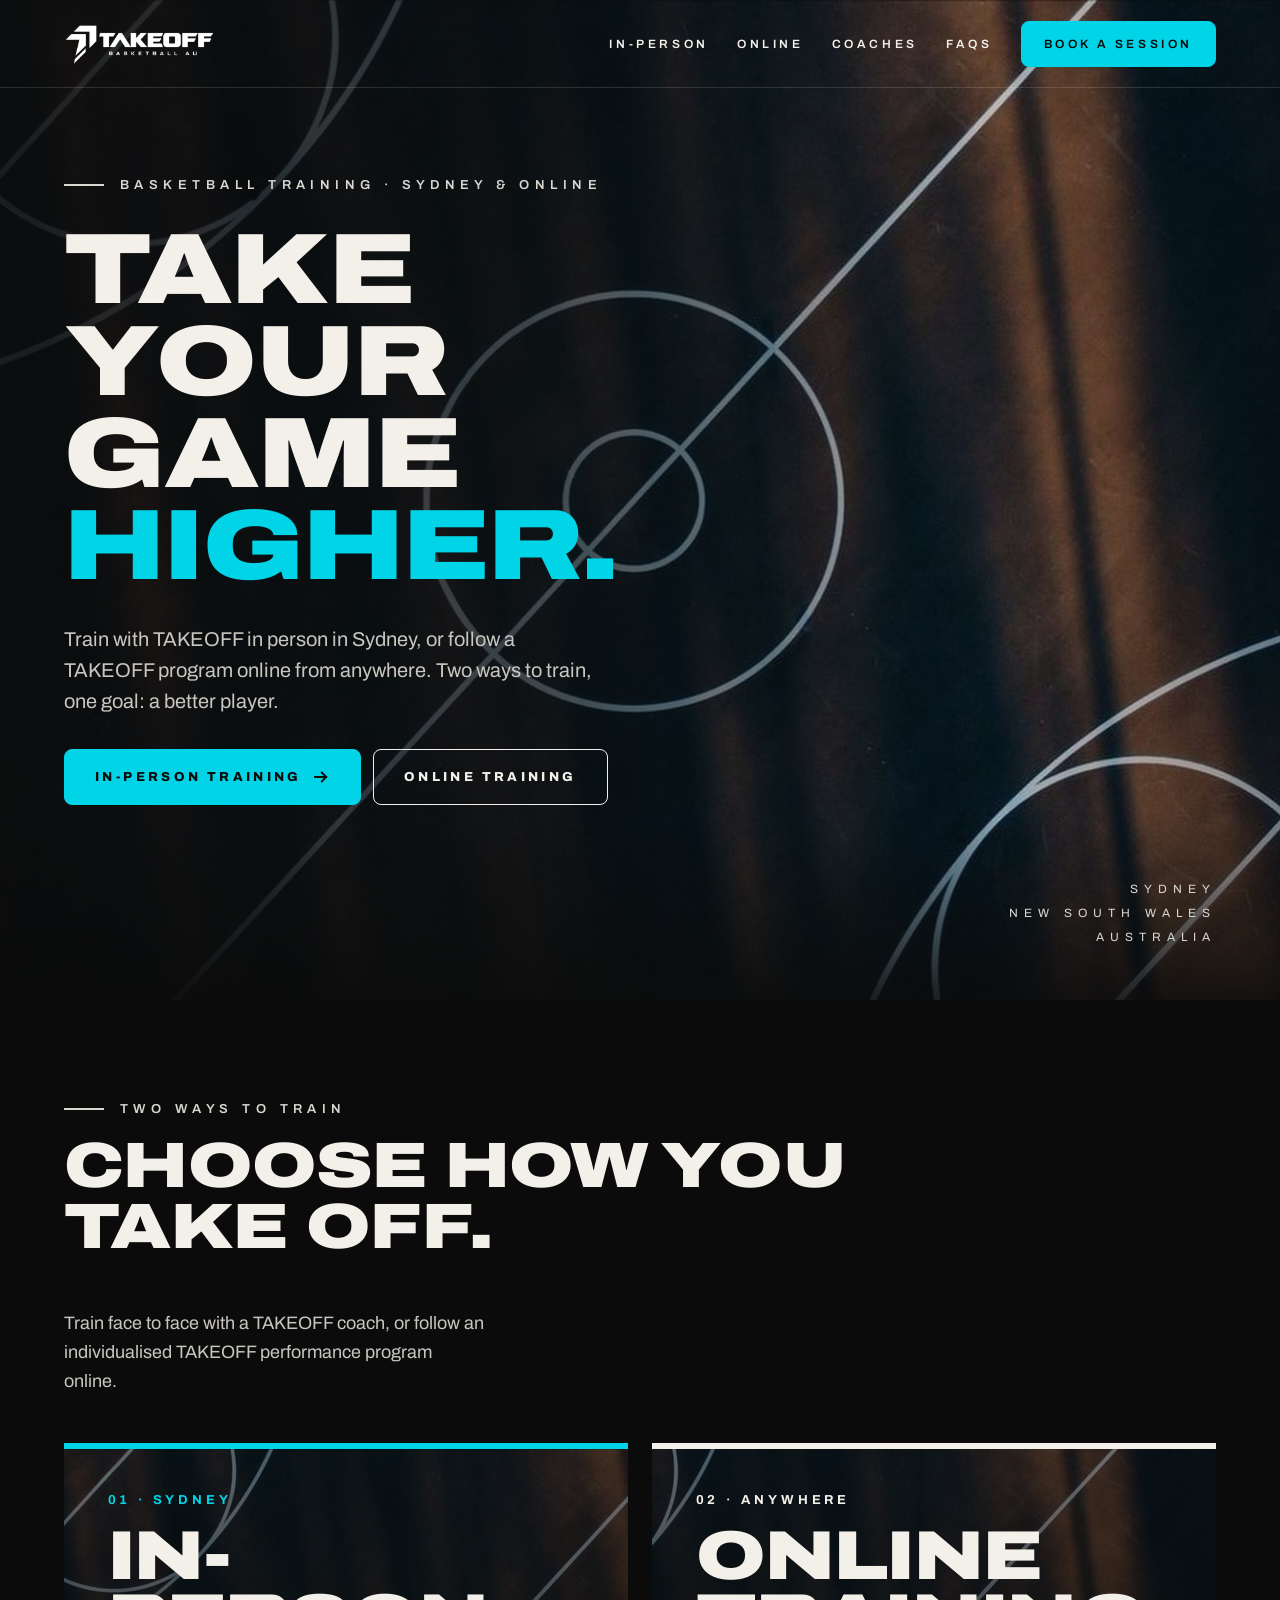
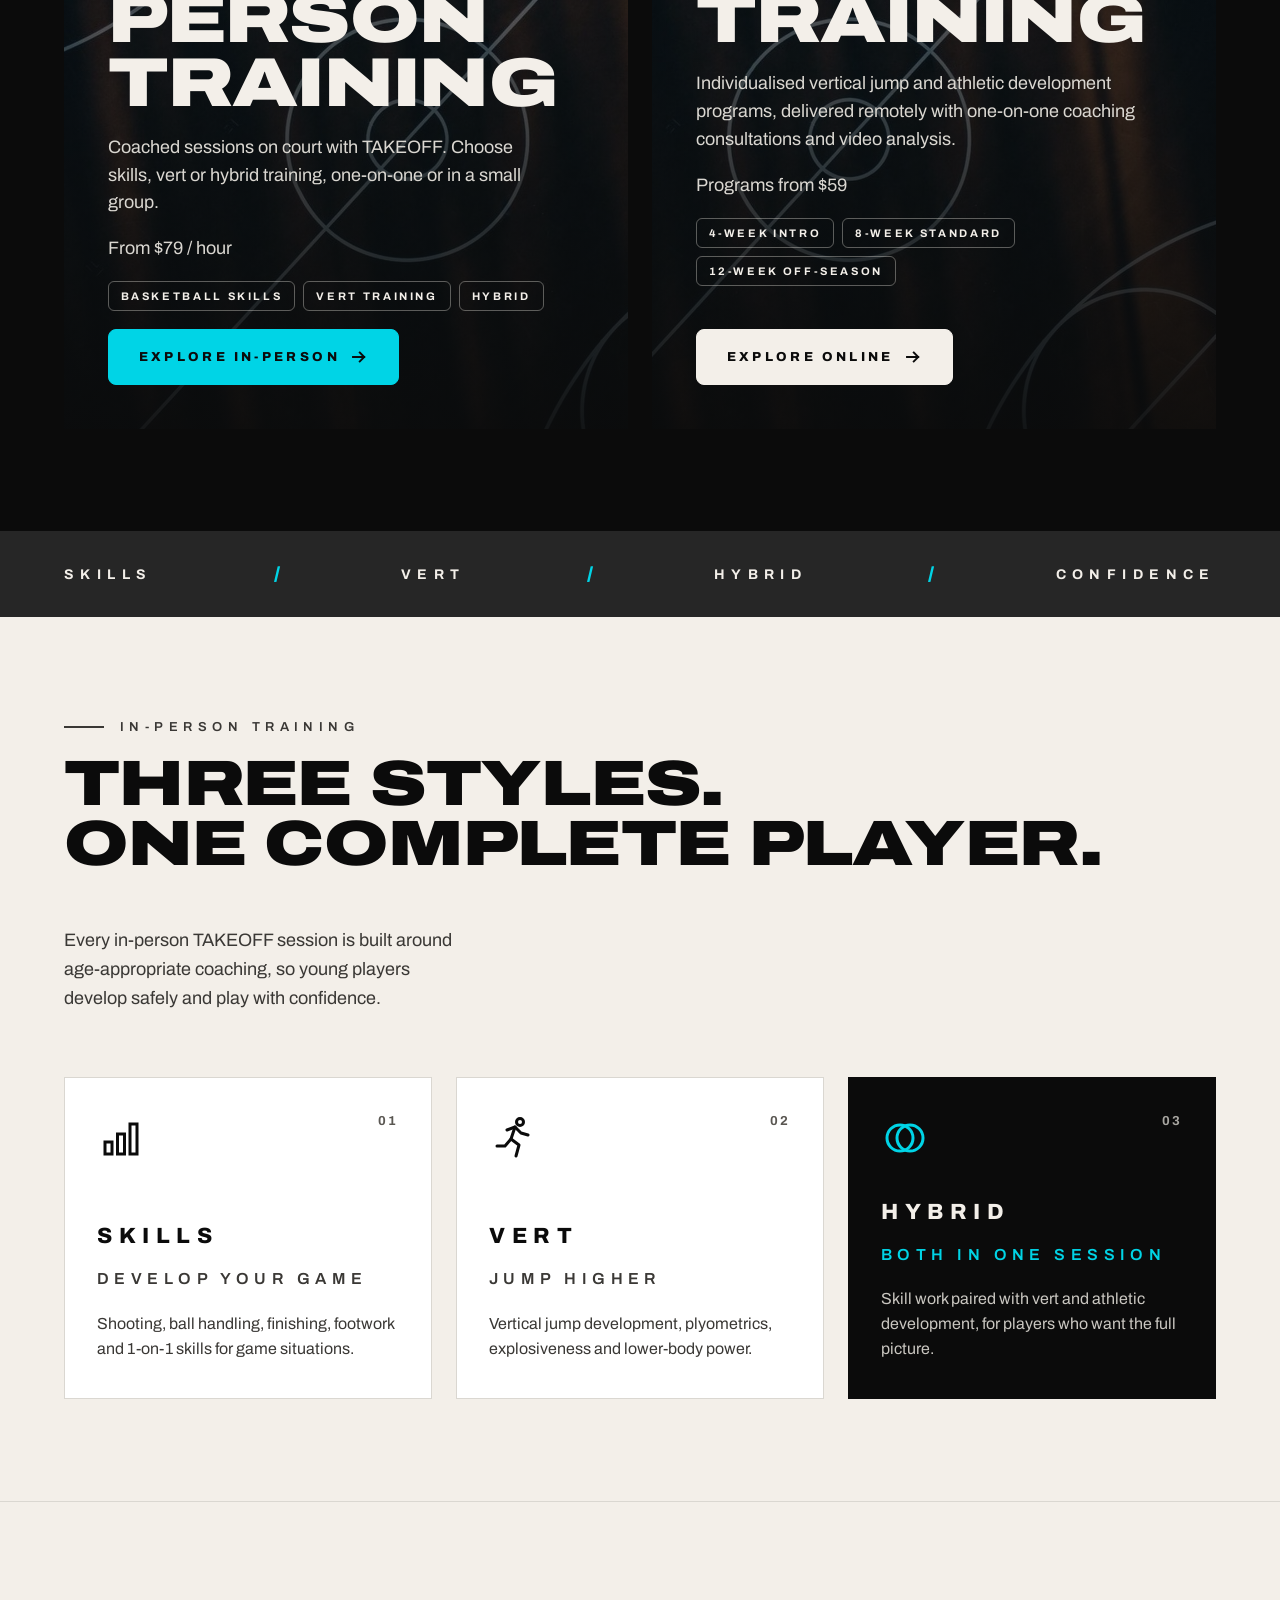
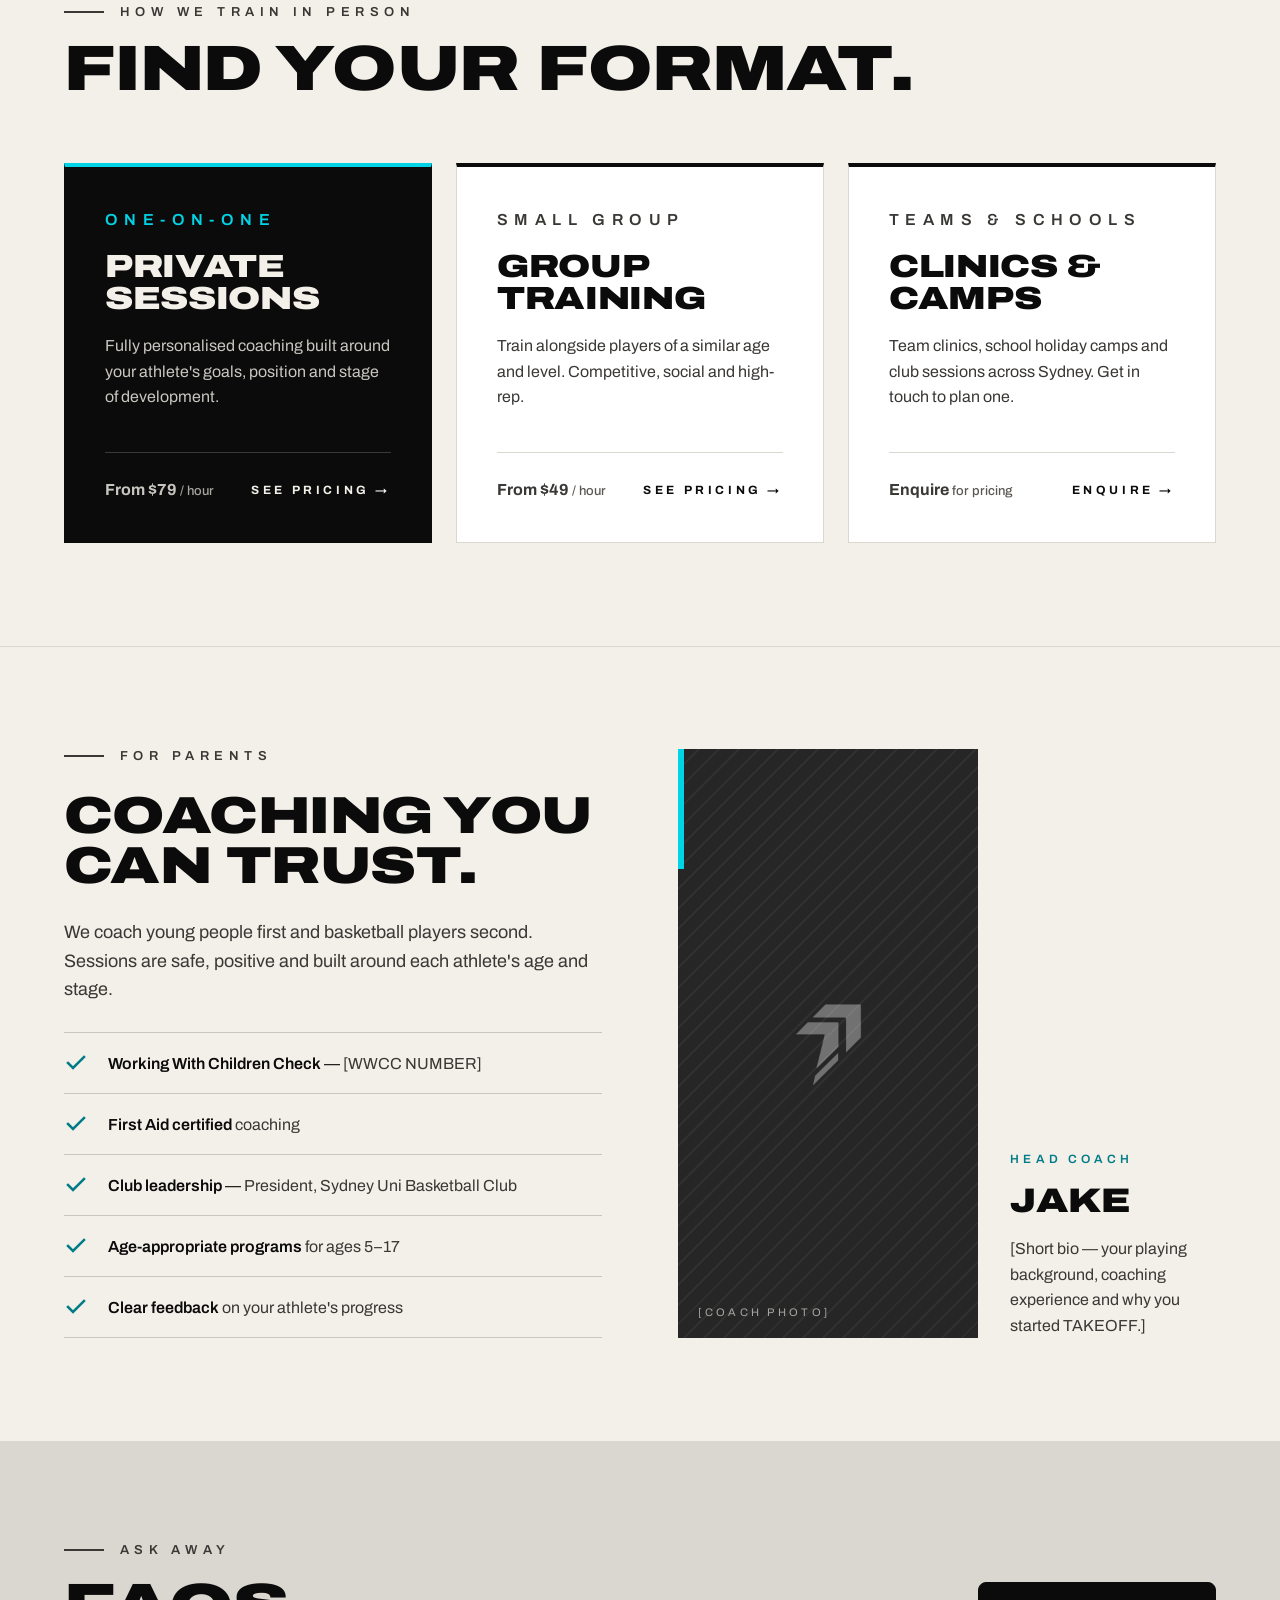
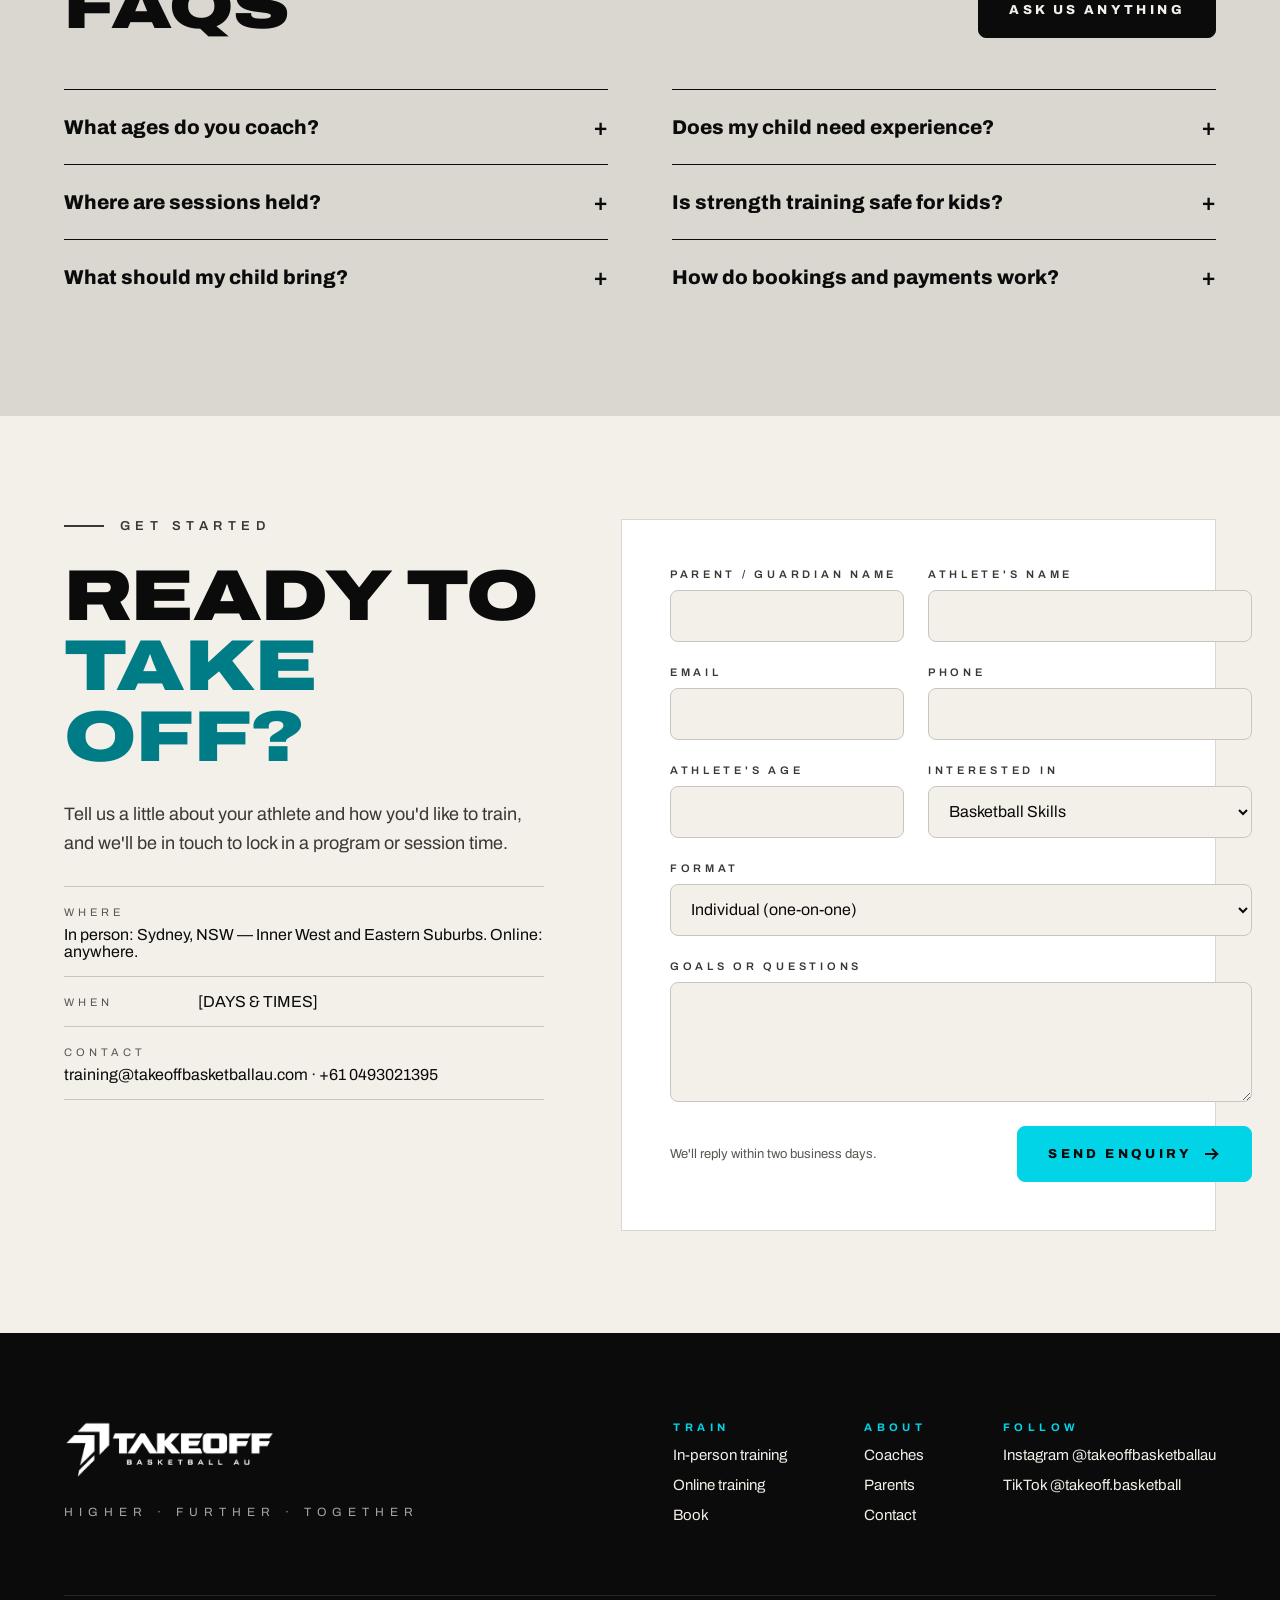
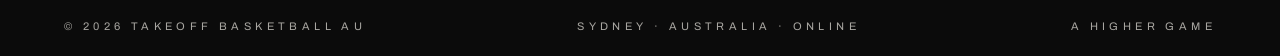
<file: index.html>
<!doctype html>
<html lang="en-AU">
<head>
<meta charset="utf-8">
<meta name="viewport" content="width=device-width, initial-scale=1">
<title>TAKEOFF Basketball AU — In-person and online basketball training</title>
<meta name="description" content="TAKEOFF Basketball AU: train in person in Sydney (skills, vert or hybrid sessions) or follow a TAKEOFF program online from anywhere.">
<meta property="og:title" content="TAKEOFF Basketball AU — In-person and online basketball training">
<meta property="og:description" content="Train with TAKEOFF in person in Sydney, or follow a TAKEOFF program online.">
<meta property="og:type" content="website">
<link rel="preconnect" href="https://fonts.googleapis.com">
<link rel="preconnect" href="https://fonts.gstatic.com" crossorigin>
<link href="https://fonts.googleapis.com/css2?family=Archivo:wdth,wght@62..125,100..900&display=swap" rel="stylesheet">
<link rel="stylesheet" href="css/styles.css">
</head>
<body>

<header class="hero" id="top">
  <img class="hero__img" src="img/court-hero.jpg" alt="Aerial view of a basketball court's centre circle in late-afternoon light">
  <div class="hero__veil"></div>
  <div class="hero__fade"></div>

  <nav class="nav wrap" aria-label="Main">
    <a href="index.html" aria-label="TAKEOFF Basketball AU — home"><img src="img/logo.png" alt="TAKEOFF Basketball AU" width="360" height="96"></a>
    <input type="checkbox" id="nav-toggle" class="nav-toggle" hidden>
    <label for="nav-toggle" class="nav-toggle-label" aria-label="Menu">
      <svg width="20" height="14" viewBox="0 0 20 14" fill="none" stroke="currentColor" stroke-width="2" aria-hidden="true"><path d="M0 1h20M0 7h20M0 13h20"/></svg>
    </label>
    <div class="menu">
      <a href="in-person.html">In-person</a>
      <a href="online.html">Online</a>
      <a href="#parents">Coaches</a>
      <a href="#faq">FAQs</a>
      <a href="#book" class="btn btn--cyan btn--sm">Book a session</a>
    </div>
  </nav>

  <div class="hero__body wrap">
    <p class="rule" style="color:var(--concrete)">Basketball training · Sydney &amp; online</p>
    <h1>Take your<br>game <span>higher.</span></h1>
    <p class="hero__lede">Train with TAKEOFF in person in Sydney, or follow a TAKEOFF program online from anywhere. Two ways to train, one goal: a better player.</p>
    <div class="hero__cta">
      <a class="btn btn--cyan" href="in-person.html">In-person training
        <svg width="18" height="18" viewBox="0 0 24 24" fill="none" stroke="currentColor" stroke-width="2.5" stroke-linecap="square" aria-hidden="true"><path d="M4 12h15M13 6l6 6-6 6"/></svg>
      </a>
      <a class="btn btn--ghost" href="online.html">Online training</a>
    </div>
  </div>

  <p class="hero__place wrap">Sydney<br>New South Wales<br>Australia</p>
</header>

<!-- The two primary services. -->
<section class="section services wrap" id="services">
  <div class="head">
    <div>
      <p class="rule">Two ways to train</p>
      <h2 class="h2">Choose how you<br>take off.</h2>
    </div>
    <p class="lede" style="max-width:420px">Train face to face with a TAKEOFF coach, or follow an individualised TAKEOFF performance program online.</p>
  </div>

  <div class="split">
    <a class="service" href="in-person.html" style="--pos:30% 40%">
      <span class="service__num">01 · Sydney</span>
      <h3>In-person<br>training</h3>
      <p>Coached sessions on court with TAKEOFF. Choose skills, vert or hybrid training, one-on-one or in a small group.</p>
      <p class="service__price">From $79 / hour</p>
      <ul aria-label="Training styles">
        <li>Basketball skills</li><li>Vert training</li><li>Hybrid</li>
      </ul>
      <span class="btn btn--cyan">Explore in-person
        <svg width="18" height="18" viewBox="0 0 24 24" fill="none" stroke="currentColor" stroke-width="2.5" stroke-linecap="square" aria-hidden="true"><path d="M4 12h15M13 6l6 6-6 6"/></svg>
      </span>
    </a>

    <a class="service service--online" href="online.html" style="--pos:75% 60%">
      <span class="service__num">02 · Anywhere</span>
      <h3>Online<br>training</h3>
      <p>Individualised vertical jump and athletic development programs, delivered remotely with one-on-one coaching consultations and video analysis.</p>
      <p class="service__price">Programs from $59</p>
      <ul aria-label="Programs">
        <li>4-week intro</li><li>8-week standard</li><li>12-week off-season</li>
      </ul>
      <span class="btn">Explore online
        <svg width="18" height="18" viewBox="0 0 24 24" fill="none" stroke="currentColor" stroke-width="2.5" stroke-linecap="square" aria-hidden="true"><path d="M4 12h15M13 6l6 6-6 6"/></svg>
      </span>
    </a>
  </div>
</section>

<div class="strip wrap">
  <span>Skills</span><i aria-hidden="true">/</i>
  <span>Vert</span><i aria-hidden="true">/</i>
  <span>Hybrid</span><i aria-hidden="true">/</i>
  <span>Confidence</span>
</div>

<section class="section light wrap" id="programs">
  <div class="head">
    <div>
      <p class="rule" style="color:var(--ink)">In-person training</p>
      <h2 class="h2">Three styles.<br>One complete player.</h2>
    </div>
    <p class="lede" style="max-width:400px">Every in-person TAKEOFF session is built around age-appropriate coaching, so young players develop safely and play with confidence.</p>
  </div>

  <div class="grid-3">
    <a class="card" href="in-person.html#skills">
      <div class="card__top">
        <svg width="48" height="48" viewBox="0 0 48 48" fill="none" stroke="#0B0B0B" stroke-width="3" aria-hidden="true"><rect x="8" y="28" width="7" height="12"/><rect x="20.5" y="20" width="7" height="20"/><rect x="33" y="10" width="7" height="30"/></svg>
        <span class="card__num">01</span>
      </div>
      <div class="spacer"></div>
      <h3>Skills</h3>
      <p class="card__sub">Develop your game</p>
      <p>Shooting, ball handling, finishing, footwork and 1-on-1 skills for game situations.</p>
    </a>

    <a class="card" href="in-person.html#vert">
      <div class="card__top">
        <svg width="48" height="48" viewBox="0 0 48 48" fill="none" stroke="#0B0B0B" stroke-width="3" stroke-linecap="round" stroke-linejoin="round" aria-hidden="true"><circle cx="31" cy="8" r="3.5"/><path d="M18 16l8-3 6 6 7 2"/><path d="M26 13l-4 12 8 6-3 11"/><path d="M22 25l-6 7H8"/></svg>
        <span class="card__num">02</span>
      </div>
      <div class="spacer"></div>
      <h3>Vert</h3>
      <p class="card__sub">Jump higher</p>
      <p>Vertical jump development, plyometrics, explosiveness and lower-body power.</p>
    </a>

    <a class="card card--dark" href="in-person.html#hybrid">
      <div class="card__top">
        <svg width="48" height="48" viewBox="0 0 48 48" fill="none" stroke="#00D4E6" stroke-width="3" aria-hidden="true"><circle cx="19" cy="24" r="13"/><circle cx="29" cy="24" r="13"/></svg>
        <span class="card__num">03</span>
      </div>
      <div class="spacer"></div>
      <h3>Hybrid</h3>
      <p class="card__sub">Both in one session</p>
      <p>Skill work paired with vert and athletic development, for players who want the full picture.</p>
    </a>
  </div>
</section>

<section class="section light wrap" id="formats">
  <div class="head">
    <div>
      <p class="rule" style="color:var(--ink)">How we train in person</p>
      <h2 class="h2">Find your format.</h2>
    </div>
  </div>

  <div class="grid-3">
    <article class="fmt fmt--dark">
      <p class="fmt__label">One-on-one</p>
      <h3>Private sessions</h3>
      <p>Fully personalised coaching built around your athlete's goals, position and stage of development.</p>
      <div class="fmt__foot">
        <p class="fmt__price">From $79 <small>/ hour</small></p>
        <a href="in-person.html">See pricing →</a>
      </div>
    </article>

    <article class="fmt">
      <p class="fmt__label">Small group</p>
      <h3>Group training</h3>
      <p>Train alongside players of a similar age and level. Competitive, social and high-rep.</p>
      <div class="fmt__foot">
        <p class="fmt__price">From $49 <small>/ hour</small></p>
        <a href="in-person.html">See pricing →</a>
      </div>
    </article>

    <article class="fmt">
      <p class="fmt__label">Teams &amp; schools</p>
      <h3>Clinics &amp; camps</h3>
      <p>Team clinics, school holiday camps and club sessions across Sydney. Get in touch to plan one.</p>
      <div class="fmt__foot">
        <p class="fmt__price">Enquire <small>for pricing</small></p>
        <a href="?program=clinic#book">Enquire →</a>
      </div>
    </article>
  </div>
</section>

<section class="section light wrap parents" id="parents">
  <div style="display:flex;flex-direction:column;gap:28px">
    <p class="rule" style="color:var(--ink)">For parents</p>
    <h2 class="h2" style="font-size:clamp(28px,4.6vw,52px)">Coaching you can trust.</h2>
    <p class="lede">We coach young people first and basketball players second. Sessions are safe, positive and built around each athlete's age and stage.</p>
    <div class="checks">
      <div>
        <svg width="24" height="24" viewBox="0 0 24 24" fill="none" stroke="#007C87" stroke-width="2.5" stroke-linecap="square" aria-hidden="true"><path d="M4 12l5 5L20 6"/></svg>
        <p><strong>Working With Children Check</strong> — <span>[WWCC NUMBER]</span></p>
      </div>
      <div>
        <svg width="24" height="24" viewBox="0 0 24 24" fill="none" stroke="#007C87" stroke-width="2.5" stroke-linecap="square" aria-hidden="true"><path d="M4 12l5 5L20 6"/></svg>
        <p><strong>First Aid certified</strong> <span>coaching</span></p>
      </div>
      <div>
        <svg width="24" height="24" viewBox="0 0 24 24" fill="none" stroke="#007C87" stroke-width="2.5" stroke-linecap="square" aria-hidden="true"><path d="M4 12l5 5L20 6"/></svg>
        <p><strong>Club leadership</strong> — <span>President, Sydney Uni Basketball Club</span></p>
      </div>
      <div>
        <svg width="24" height="24" viewBox="0 0 24 24" fill="none" stroke="#007C87" stroke-width="2.5" stroke-linecap="square" aria-hidden="true"><path d="M4 12l5 5L20 6"/></svg>
        <p><strong>Age-appropriate programs</strong> <span>for ages 5–17</span></p>
      </div>
      <div>
        <svg width="24" height="24" viewBox="0 0 24 24" fill="none" stroke="#007C87" stroke-width="2.5" stroke-linecap="square" aria-hidden="true"><path d="M4 12l5 5L20 6"/></svg>
        <p><strong>Clear feedback</strong> <span>on your athlete's progress</span></p>
      </div>
    </div>
  </div>

  <div class="coach" id="coaches">
    <div class="coach__photo" role="img" aria-label="Coach photo coming soon">
      <img src="img/icon.png" alt="">
      <span>[Coach photo]</span>
    </div>
    <div class="coach__bio">
      <p class="card__sub">Head coach</p>
      <h3>Jake</h3>
      <p class="lede" style="font-size:16px">[Short bio — your playing background, coaching experience and why you started TAKEOFF.]</p>
    </div>
  </div>
</section>

<section class="section faq wrap" id="faq">
  <div class="head">
    <div>
      <p class="rule" style="color:var(--ink)">Ask away</p>
      <h2 class="h2">FAQs</h2>
    </div>
    <a class="btn" href="#book">Ask us anything</a>
  </div>

  <div class="faqs">
    <details>
      <summary>What ages do you coach?</summary>
      <p>We work with young players aged 5-17, grouped by age and ability so every athlete is challenged at the right level.</p>
    </details>
    <details>
      <summary>Does my child need experience?</summary>
      <p>No. Beginners through to representative players are welcome — sessions are pitched to each athlete's current level.</p>
    </details>
    <details>
      <summary>Where are sessions held?</summary>
      <p>Located in Sydney's inner west and eastern suburbs. Get in touch if you'd like to arrange a session closer to home.</p>
    </details>
    <details>
      <summary>Is strength training safe for kids?</summary>
      <p>Yes. Our athletic work is age-appropriate, focused on technique, bodyweight and movement quality rather than heavy loads.</p>
    </details>
    <details>
      <summary>What should my child bring?</summary>
      <p>Basketball shoes, comfortable training gear and a full water bottle.</p>
    </details>
    <details>
      <summary>How do bookings and payments work?</summary>
      <p>[Explain how to book, how payment is taken and your cancellation or make-up session policy.]</p>
    </details>
  </div>
</section>

<section class="section light wrap book" id="book">
  <div style="display:flex;flex-direction:column;gap:28px">
    <p class="rule" style="color:var(--ink)">Get started</p>
    <h2>Ready to <span>take off?</span></h2>
    <p class="lede">Tell us a little about your athlete and how you'd like to train, and we'll be in touch to lock in a program or session time.</p>
    <dl class="facts" style="margin:0">
      <div><dt>Where</dt><dd style="margin:0">In person: Sydney, NSW — Inner West and Eastern Suburbs. Online: anywhere.</dd></div>
      <div><dt>When</dt><dd style="margin:0">[DAYS &amp; TIMES]</dd></div>
      <div><dt>Contact</dt><dd style="margin:0">training@takeoffbasketballau.com · +61 0493021395</dd></div>
    </dl>
  </div>

  <!-- Sign up at formspree.io (free tier), then paste your form ID below.
       Links like index.html?program=vert&format=group#book pre-select the dropdowns. -->
  <form class="form" action="https://formspree.io/f/YOUR_FORM_ID" method="POST" aria-label="Book a session">
    <div class="field">
      <label for="f-name">Parent / guardian name</label>
      <input id="f-name" name="parent_name" type="text" autocomplete="name" required>
    </div>
    <div class="field">
      <label for="f-athlete">Athlete's name</label>
      <input id="f-athlete" name="athlete_name" type="text" required>
    </div>
    <div class="field">
      <label for="f-email">Email</label>
      <input id="f-email" name="email" type="email" autocomplete="email" required>
    </div>
    <div class="field">
      <label for="f-phone">Phone</label>
      <input id="f-phone" name="phone" type="tel" autocomplete="tel">
    </div>
    <div class="field">
      <label for="f-age">Athlete's age</label>
      <input id="f-age" name="athlete_age" type="number" min="4" max="19">
    </div>
    <div class="field">
      <label for="f-program">Interested in</label>
      <select id="f-program" name="program">
        <optgroup label="In-person training">
          <option value="skills">Basketball Skills</option>
          <option value="vert">Vert Training</option>
          <option value="hybrid">Hybrid Training</option>
          <option value="clinic">Clinic / camp</option>
        </optgroup>
        <optgroup label="Online training">
          <option value="online-4">Intro — 4-week program</option>
          <option value="online-8">Standard — 8-week program</option>
          <option value="online-12">The Off-Season — 12-week program</option>
        </optgroup>
      </select>
    </div>
    <div class="field field--wide">
      <label for="f-format">Format</label>
      <select id="f-format" name="format">
        <option value="individual">Individual (one-on-one)</option>
        <option value="group">Group</option>
        <option value="online">Online program</option>
      </select>
    </div>
    <div class="field field--wide">
      <label for="f-msg">Goals or questions</label>
      <textarea id="f-msg" name="message" rows="4"></textarea>
    </div>
    <div class="form__actions">
      <p class="form__note">We'll reply within two business days.</p>
      <button class="btn btn--cyan" type="submit">Send enquiry
        <svg width="18" height="18" viewBox="0 0 24 24" fill="none" stroke="currentColor" stroke-width="2.5" stroke-linecap="square" aria-hidden="true"><path d="M4 12h15M13 6l6 6-6 6"/></svg>
      </button>
    </div>
  </form>
</section>

<footer class="foot">
  <div class="wrap">
    <div class="foot__top">
      <div class="foot__brand">
        <img src="img/logo.png" alt="TAKEOFF Basketball AU">
        <p class="foot__tag">Higher · Further · Together</p>
      </div>
      <div class="foot__cols">
        <div>
          <b>Train</b>
          <a href="in-person.html">In-person training</a>
          <a href="online.html">Online training</a>
          <a href="index.html#book">Book</a>
        </div>
        <div>
          <b>About</b>
          <a href="index.html#coaches">Coaches</a>
          <a href="index.html#parents">Parents</a>
          <a href="index.html#book">Contact</a>
        </div>
        <div>
          <b>Follow</b>
          <a href="https://instagram.com/takeoffbasketballau" rel="noopener">Instagram @takeoffbasketballau</a>
          <a href="https://tiktok.com/@takeoff.basketball" rel="noopener">TikTok @takeoff.basketball</a>
        </div>
      </div>
    </div>
    <div class="foot__bar">
      <p>© <span id="year">2026</span> TAKEOFF Basketball AU</p>
      <p>Sydney · Australia · Online</p>
      <p>A higher game</p>
    </div>
  </div>
</footer>

<script src="js/site.js"></script>
</body>
</html>
</file>
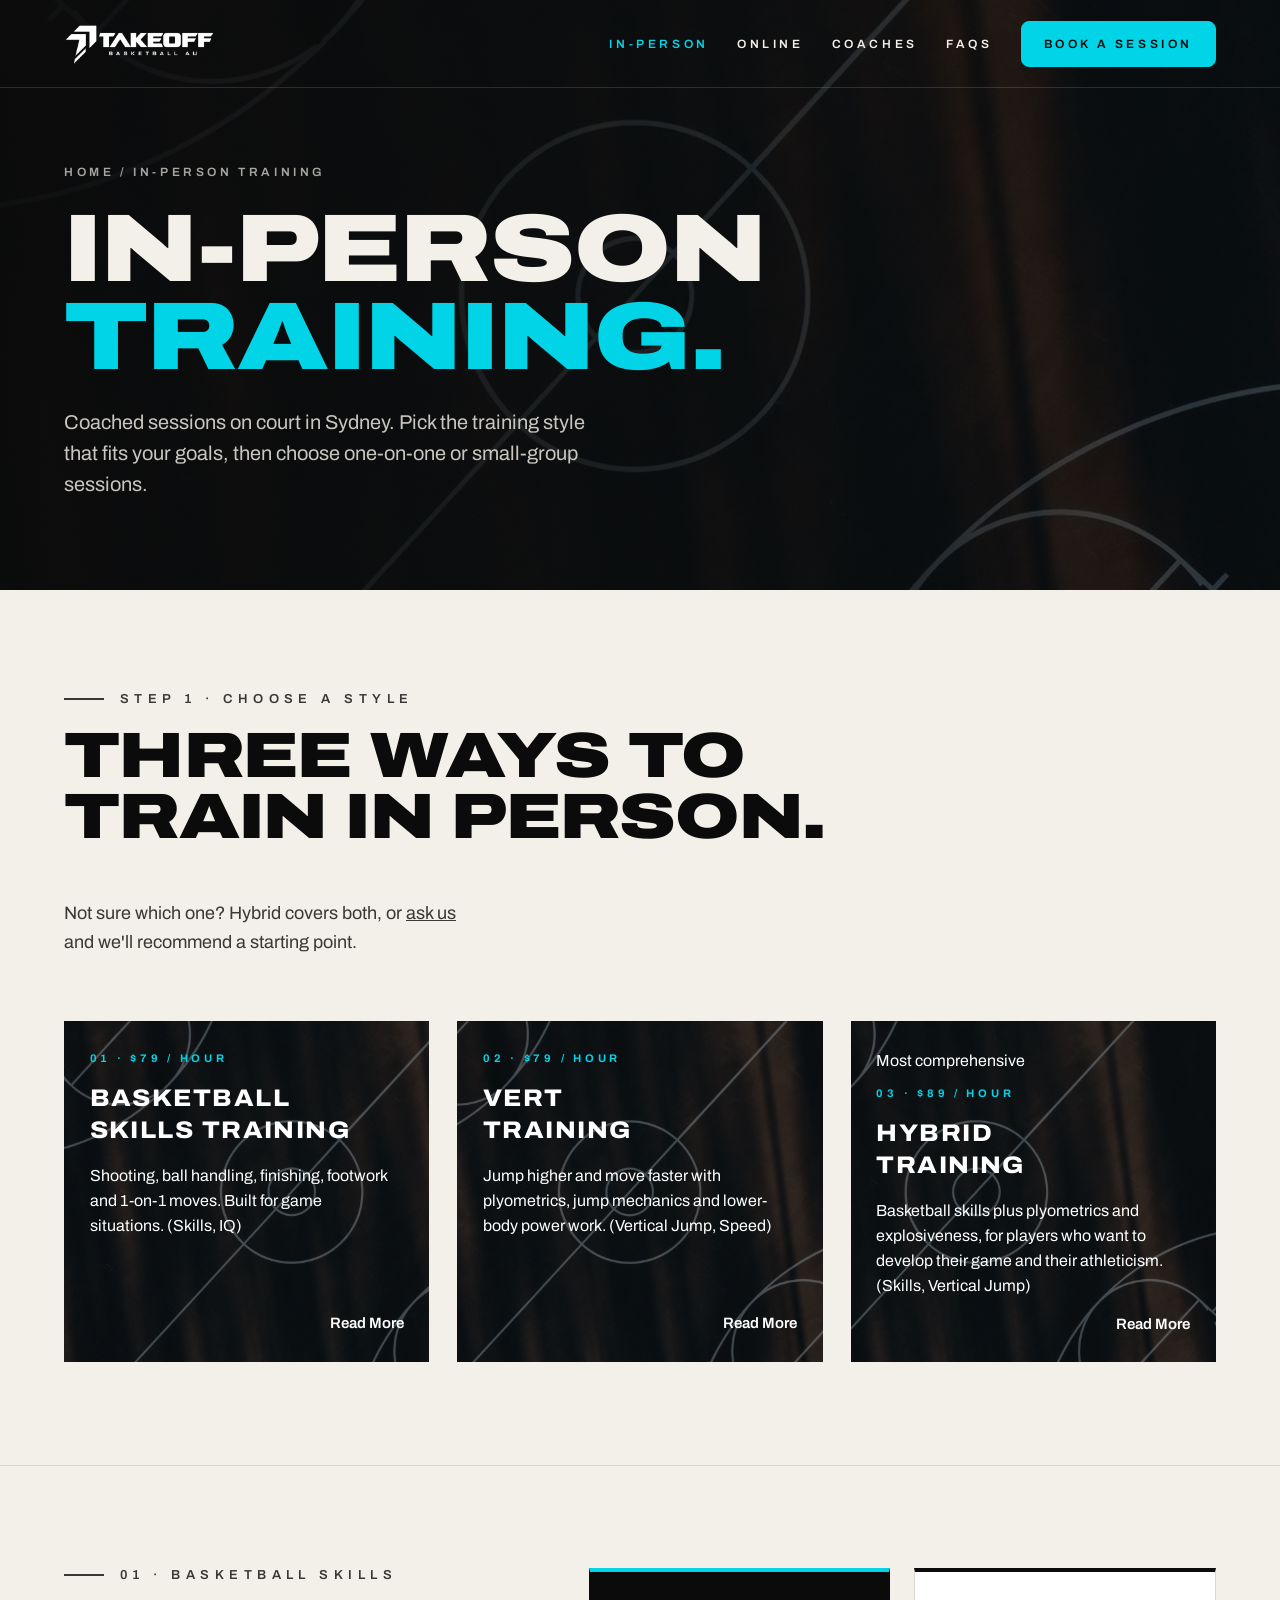
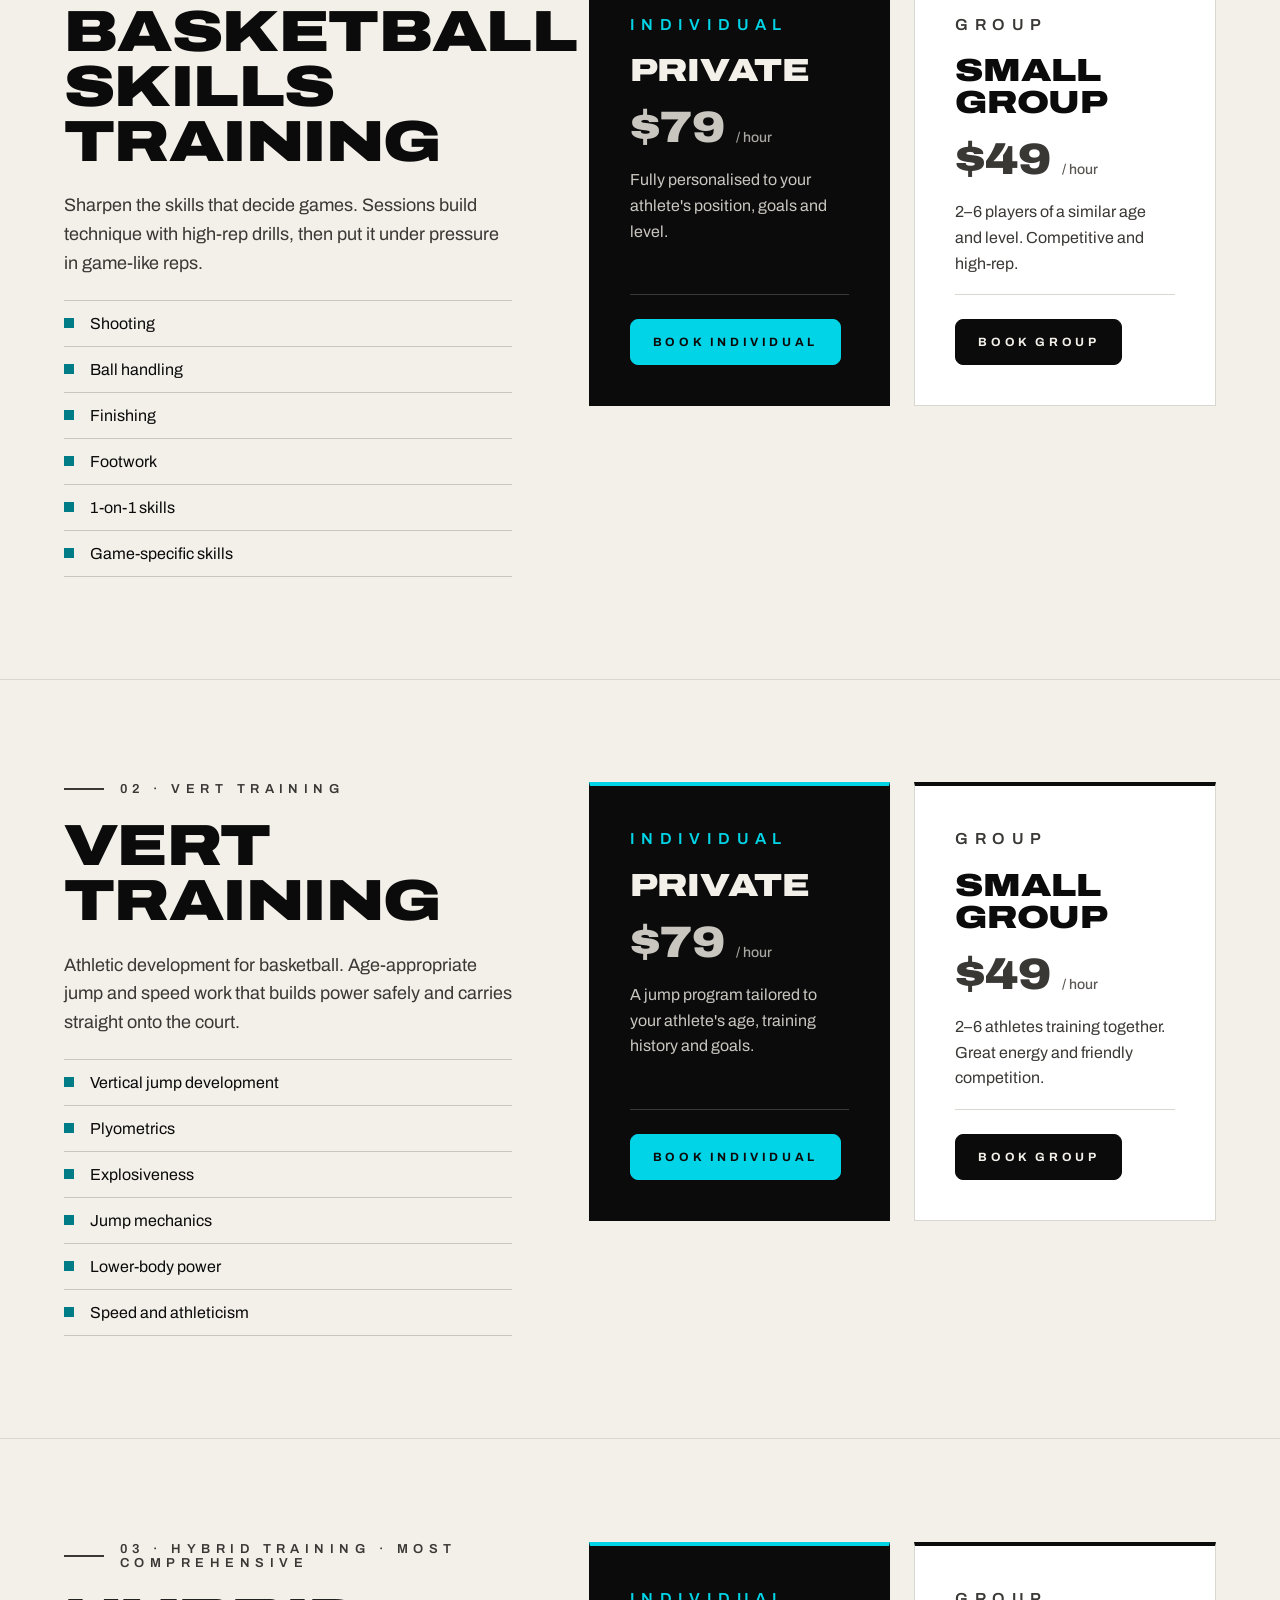
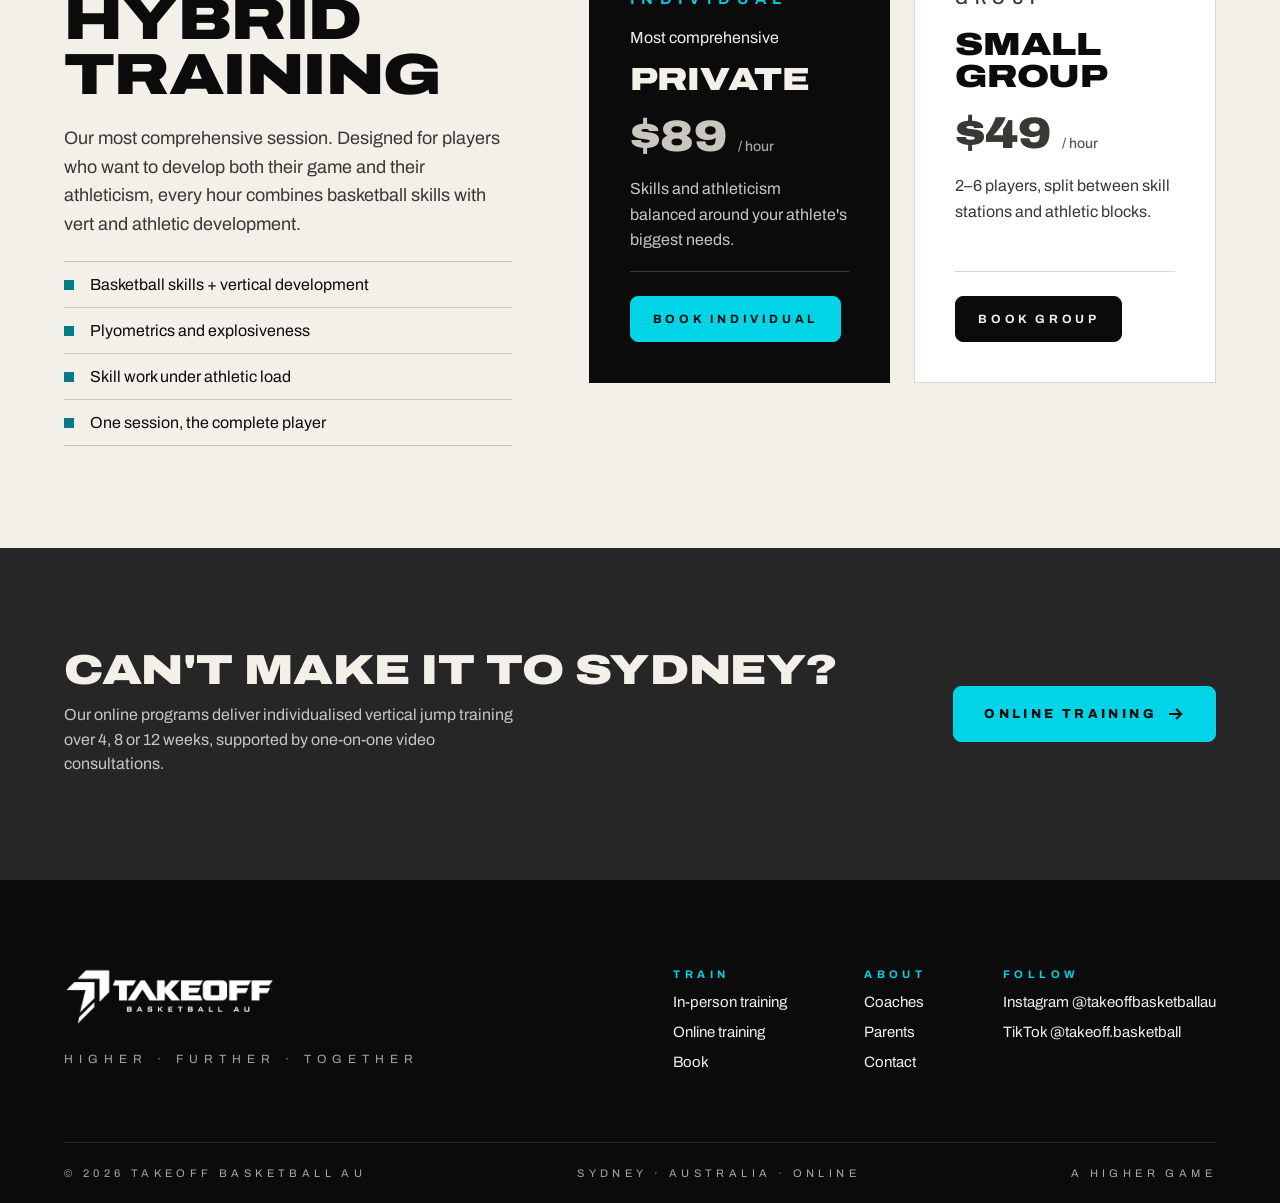
<file: in-person.html>
<!doctype html>
<html lang="en-AU">
<head>
<meta charset="utf-8">
<meta name="viewport" content="width=device-width, initial-scale=1">
<title>In-Person Training — TAKEOFF Basketball AU</title>
<meta name="description" content="In-person basketball training in Sydney with TAKEOFF: basketball skills, vert training or hybrid sessions, one-on-one or in small groups.">
<link rel="preconnect" href="https://fonts.googleapis.com">
<link rel="preconnect" href="https://fonts.gstatic.com" crossorigin>
<link href="https://fonts.googleapis.com/css2?family=Archivo:wdth,wght@62..125,100..900&display=swap" rel="stylesheet">
<link rel="stylesheet" href="css/styles.css">
</head>
<body>

<header class="pagehead" id="top">
  <img class="hero__img" src="img/court-hero.jpg" alt="">
  <div class="hero__veil"></div>

  <nav class="nav wrap" aria-label="Main">
    <a href="index.html" aria-label="TAKEOFF Basketball AU — home"><img src="img/logo.png" alt="TAKEOFF Basketball AU" width="360" height="96"></a>
    <input type="checkbox" id="nav-toggle" class="nav-toggle" hidden>
    <label for="nav-toggle" class="nav-toggle-label" aria-label="Menu">
      <svg width="20" height="14" viewBox="0 0 20 14" fill="none" stroke="currentColor" stroke-width="2" aria-hidden="true"><path d="M0 1h20M0 7h20M0 13h20"/></svg>
    </label>
    <div class="menu">
      <a href="in-person.html" aria-current="page">In-person</a>
      <a href="online.html">Online</a>
      <a href="index.html#parents">Coaches</a>
      <a href="index.html#faq">FAQs</a>
      <a href="index.html#book" class="btn btn--cyan btn--sm">Book a session</a>
    </div>
  </nav>

  <div class="pagehead__body wrap">
    <p class="crumbs"><a href="index.html">Home</a> / In-person training</p>
    <h1>In-person<br><span>training.</span></h1>
    <p class="hero__lede">Coached sessions on court in Sydney. Pick the training style that fits your goals, then choose one-on-one or small-group sessions.</p>
  </div>
</header>

<section class="section light wrap" id="styles">
  <div class="head">
    <div>
      <p class="rule" style="color:var(--ink)">Step 1 · Choose a style</p>
      <h2 class="h2">Three ways to<br>train in person.</h2>
    </div>
    <p class="lede" style="max-width:400px">Not sure which one? Hybrid covers both, or <a href="index.html?format=unsure#book">ask us</a> and we'll recommend a starting point.</p>
  </div>

  <!-- To use real photos, set --img:url(img/your-photo.jpg) on each tile. -->
  <div class="tiles">
    <a class="tile" href="#skills" style="--pos:20% 30%">
      <span class="tile__tag">01 · $79 / hour</span>
      <h3>Basketball<br>skills training</h3>
      <p>Shooting, ball handling, finishing, footwork and 1-on-1 moves. Built for game situations. (Skills, IQ)</p>
      <span class="tile__more">Read More</span>
    </a>
    <a class="tile" href="#vert" style="--pos:55% 70%">
      <span class="tile__tag">02 · $79 / hour</span>
      <h3>Vert<br>training</h3>
      <p>Jump higher and move faster with plyometrics, jump mechanics and lower-body power work. (Vertical Jump, Speed)</p>
      <span class="tile__more">Read More</span>
    </a>
    <a class="tile" href="#hybrid" style="--pos:85% 45%">
      <span class="badge">Most comprehensive</span>
      <span class="tile__tag">03 · $89 / hour</span>
      <h3>Hybrid<br>training</h3>
      <p>Basketball skills plus plyometrics and explosiveness, for players who want to develop their game and their athleticism. (Skills, Vertical Jump)</p>
      <span class="tile__more">Read More</span>
    </a>
  </div>
</section>

<!-- ============ BASKETBALL SKILLS ============ -->
<section class="section light wrap detail" id="skills">
  <div>
    <p class="rule" style="color:var(--ink)">01 · Basketball skills</p>
    <h2>Basketball skills training</h2>
    <p class="lede">Sharpen the skills that decide games. Sessions build technique with high-rep drills, then put it under pressure in game-like reps.</p>
    <ul class="focus">
      <li>Shooting</li>
      <li>Ball handling</li>
      <li>Finishing</li>
      <li>Footwork</li>
      <li>1-on-1 skills</li>
      <li>Game-specific skills</li>
    </ul>
  </div>
  <div class="prices">
    <article class="fmt fmt--dark">
      <p class="fmt__label">Individual</p>
      <h3>Private</h3>
      <p class="fmt__amount">$79 <small>/ hour</small></p>
      <p>Fully personalised to your athlete's position, goals and level.</p>
      <div class="fmt__foot">
        <a class="btn btn--cyan btn--sm" href="index.html?program=skills&amp;format=individual#book">Book individual</a>
      </div>
    </article>
    <article class="fmt">
      <p class="fmt__label">Group</p>
      <h3>Small group</h3>
      <p class="fmt__amount">$49 <small>/ hour</small></p>
      <p>2–6 players of a similar age and level. Competitive and high-rep.</p>
      <div class="fmt__foot">
        <a class="btn btn--sm" href="index.html?program=skills&amp;format=group#book">Book group</a>
      </div>
    </article>
  </div>
</section>

<!-- ============ VERT ============ -->
<section class="section light wrap detail" id="vert">
  <div>
    <p class="rule" style="color:var(--ink)">02 · Vert training</p>
    <h2>Vert training</h2>
    <p class="lede">Athletic development for basketball. Age-appropriate jump and speed work that builds power safely and carries straight onto the court.</p>
    <ul class="focus">
      <li>Vertical jump development</li>
      <li>Plyometrics</li>
      <li>Explosiveness</li>
      <li>Jump mechanics</li>
      <li>Lower-body power</li>
      <li>Speed and athleticism</li>
    </ul>
  </div>
  <div class="prices">
    <article class="fmt fmt--dark">
      <p class="fmt__label">Individual</p>
      <h3>Private</h3>
      <p class="fmt__amount">$79 <small>/ hour</small></p>
      <p>A jump program tailored to your athlete's age, training history and goals.</p>
      <div class="fmt__foot">
        <a class="btn btn--cyan btn--sm" href="index.html?program=vert&amp;format=individual#book">Book individual</a>
      </div>
    </article>
    <article class="fmt">
      <p class="fmt__label">Group</p>
      <h3>Small group</h3>
      <p class="fmt__amount">$49 <small>/ hour</small></p>
      <p>2–6 athletes training together. Great energy and friendly competition.</p>
      <div class="fmt__foot">
        <a class="btn btn--sm" href="index.html?program=vert&amp;format=group#book">Book group</a>
      </div>
    </article>
  </div>
</section>

<!-- ============ HYBRID ============ -->
<section class="section light wrap detail" id="hybrid">
  <div>
    <p class="rule" style="color:var(--ink)">03 · Hybrid training · Most comprehensive</p>
    <h2>Hybrid training</h2>
    <p class="lede">Our most comprehensive session. Designed for players who want to develop both their game and their athleticism, every hour combines basketball skills with vert and athletic development.</p>
    <ul class="focus">
      <li>Basketball skills + vertical development</li>
      <li>Plyometrics and explosiveness</li>
      <li>Skill work under athletic load</li>
      <li>One session, the complete player</li>
    </ul>
  </div>
  <div class="prices">
    <article class="fmt fmt--dark">
      <p class="fmt__label">Individual</p>
      <span class="badge">Most comprehensive</span>
      <h3>Private</h3>
      <p class="fmt__amount">$89 <small>/ hour</small></p>
      <p>Skills and athleticism balanced around your athlete's biggest needs.</p>
      <div class="fmt__foot">
        <a class="btn btn--cyan btn--sm" href="index.html?program=hybrid&amp;format=individual#book">Book individual</a>
      </div>
    </article>
    <article class="fmt">
      <p class="fmt__label">Group</p>
      <h3>Small group</h3>
      <p class="fmt__amount">$49 <small>/ hour</small></p>
      <p>2–6 players, split between skill stations and athletic blocks.</p>
      <div class="fmt__foot">
        <a class="btn btn--sm" href="index.html?program=hybrid&amp;format=group#book">Book group</a>
      </div>
    </article>
  </div>
</section>

<section class="section band wrap">
  <div>
    <h2>Can't make it to Sydney?</h2>
    <p>Our online programs deliver individualised vertical jump training over 4, 8 or 12 weeks, supported by one-on-one video consultations.</p>
  </div>
  <a class="btn btn--cyan" href="online.html">Online training
    <svg width="18" height="18" viewBox="0 0 24 24" fill="none" stroke="currentColor" stroke-width="2.5" stroke-linecap="square" aria-hidden="true"><path d="M4 12h15M13 6l6 6-6 6"/></svg>
  </a>
</section>

<footer class="foot">
  <div class="wrap">
    <div class="foot__top">
      <div class="foot__brand">
        <img src="img/logo.png" alt="TAKEOFF Basketball AU">
        <p class="foot__tag">Higher · Further · Together</p>
      </div>
      <div class="foot__cols">
        <div>
          <b>Train</b>
          <a href="in-person.html">In-person training</a>
          <a href="online.html">Online training</a>
          <a href="index.html#book">Book</a>
        </div>
        <div>
          <b>About</b>
          <a href="index.html#coaches">Coaches</a>
          <a href="index.html#parents">Parents</a>
          <a href="index.html#book">Contact</a>
        </div>
        <div>
          <b>Follow</b>
          <a href="https://instagram.com/takeoffbasketballau" rel="noopener">Instagram @takeoffbasketballau</a>
          <a href="https://tiktok.com/@takeoff.basketball" rel="noopener">TikTok @takeoff.basketball</a>
        </div>
      </div>
    </div>
    <div class="foot__bar">
      <p>© <span id="year">2026</span> TAKEOFF Basketball AU</p>
      <p>Sydney · Australia · Online</p>
      <p>A higher game</p>
    </div>
  </div>
</footer>

<script src="js/site.js"></script>
</body>
</html>
</file>
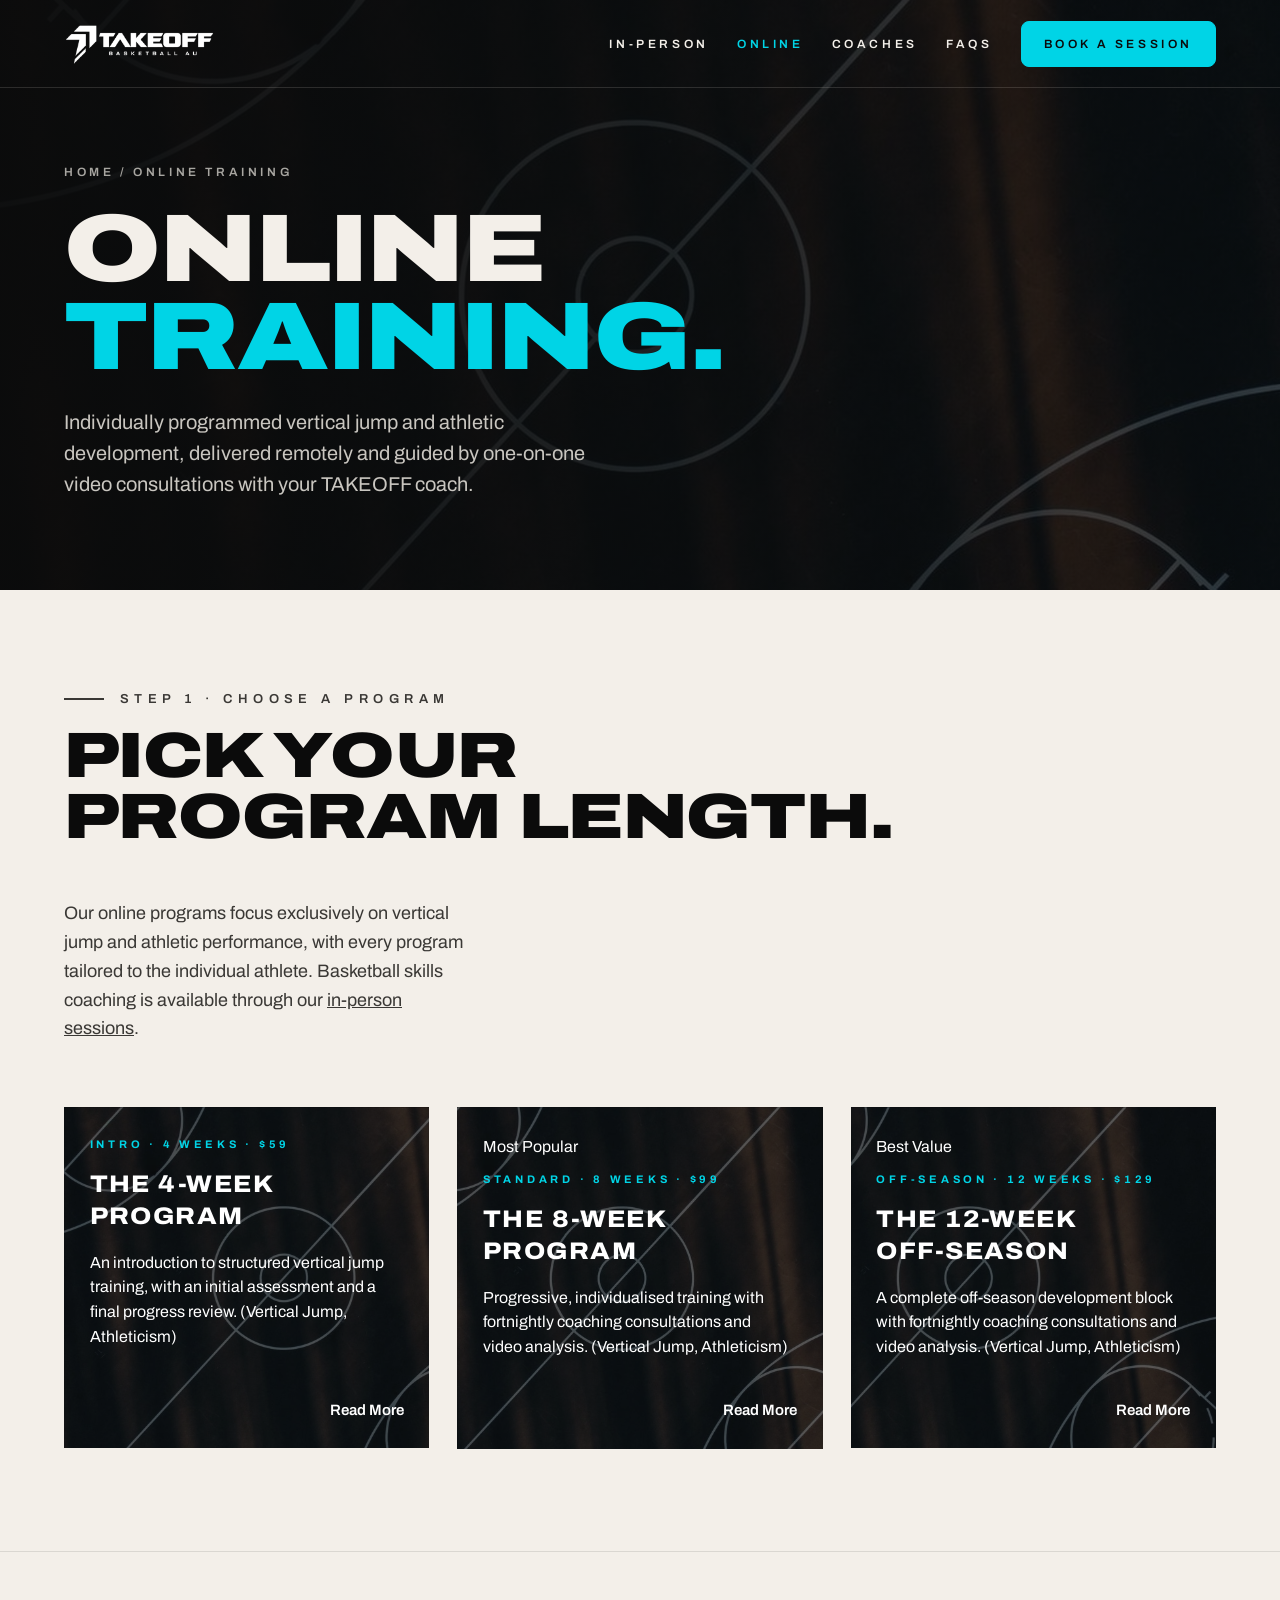
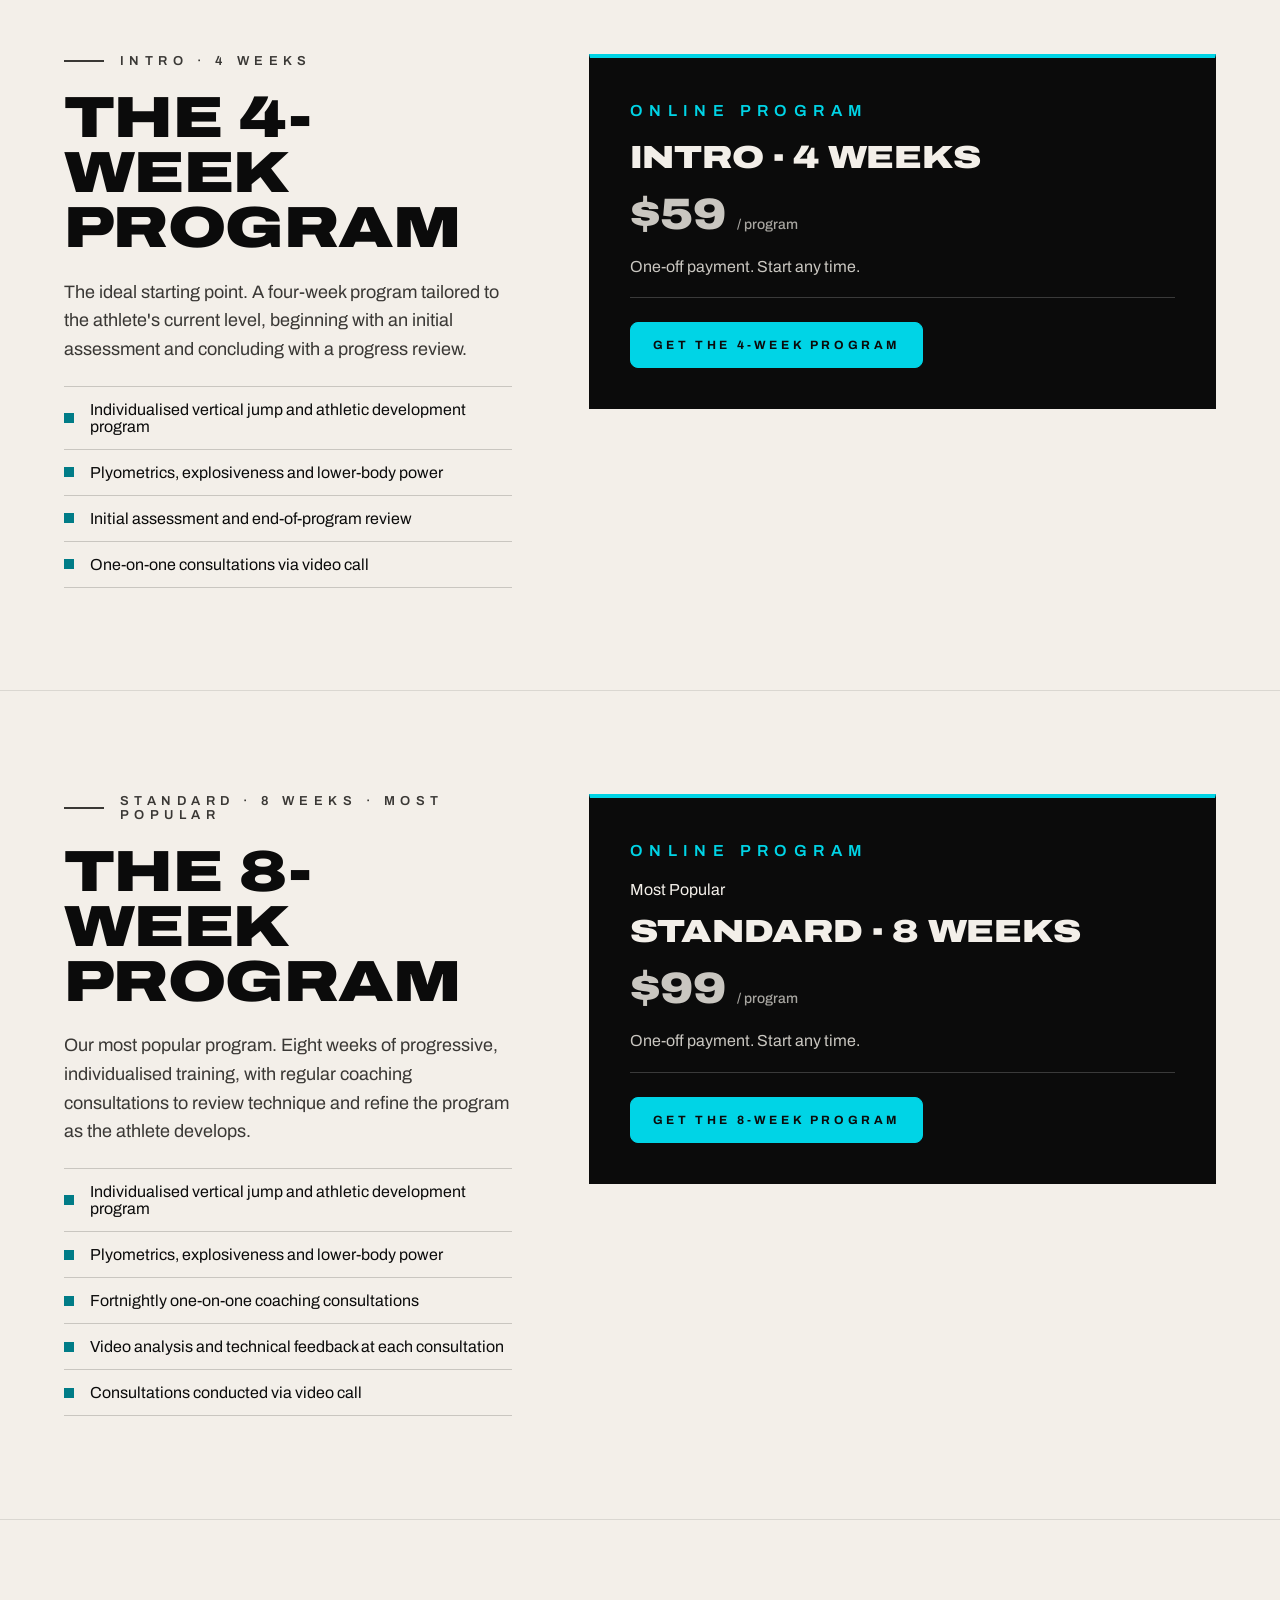
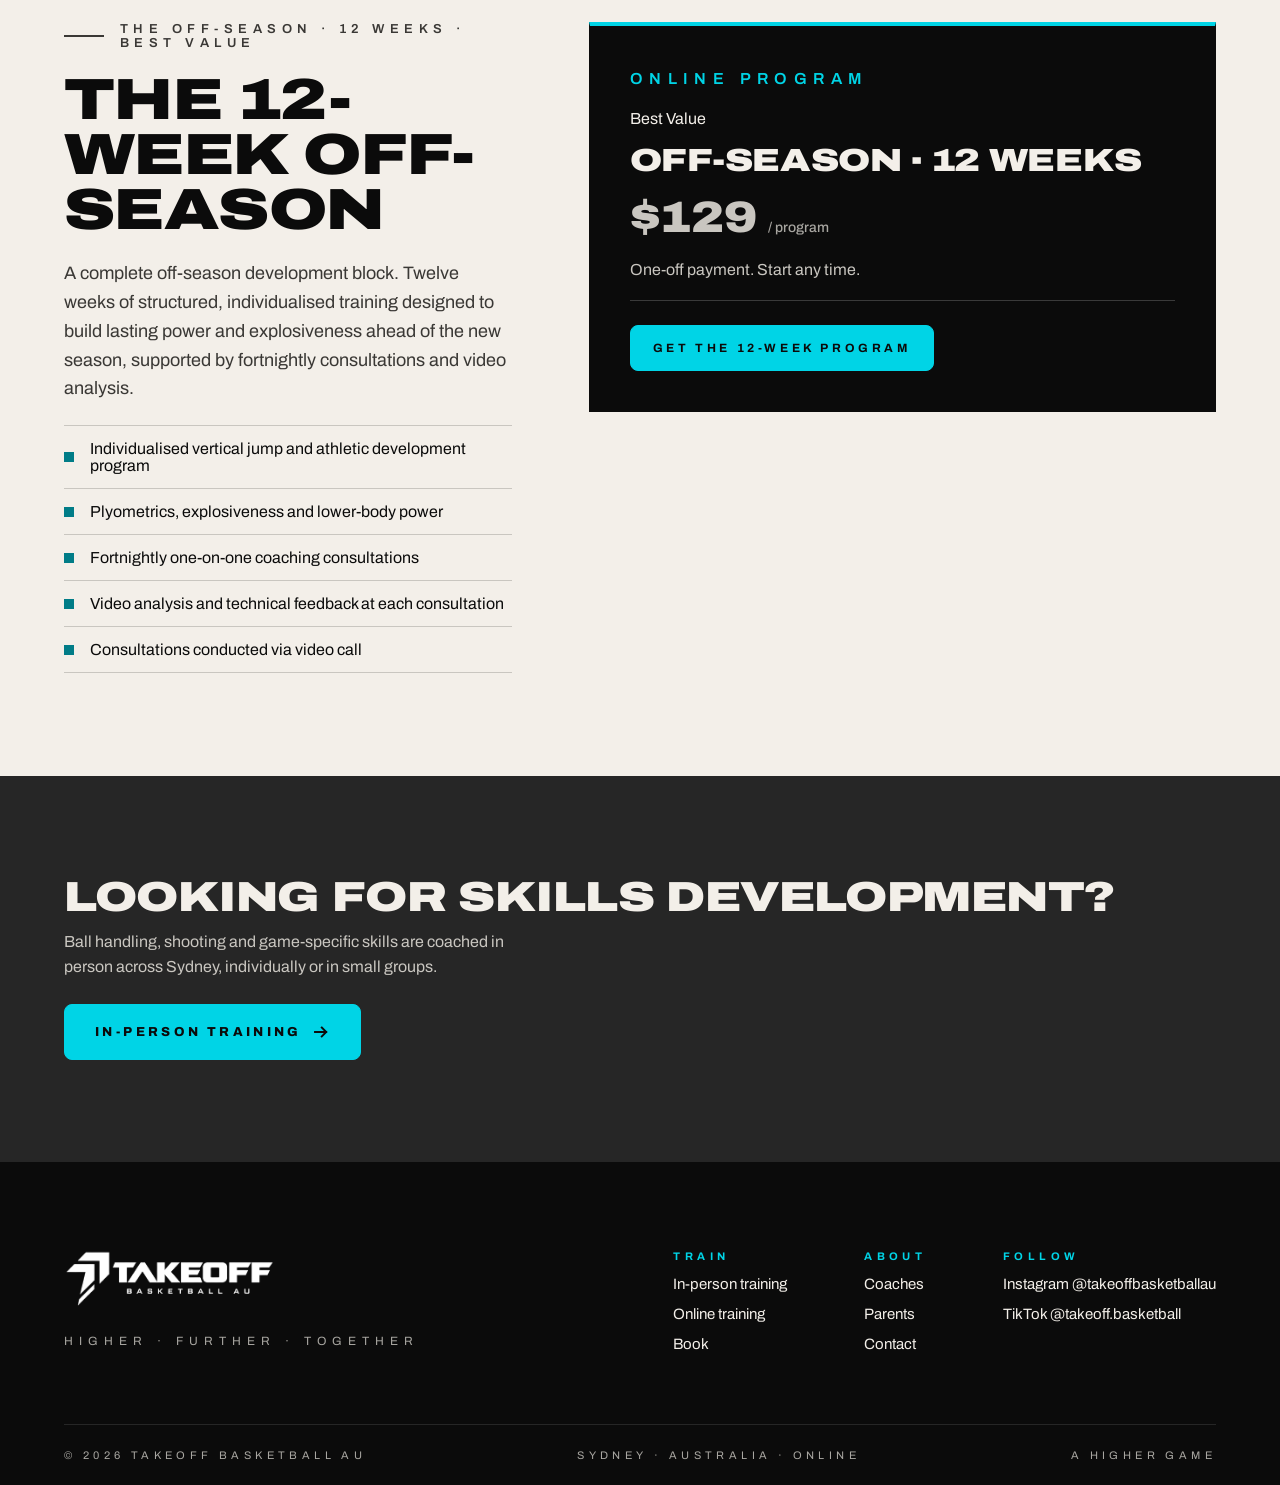
<file: online.html>
<!doctype html>
<html lang="en-AU">
<head>
<meta charset="utf-8">
<meta name="viewport" content="width=device-width, initial-scale=1">
<title>Online Training — TAKEOFF Basketball AU</title>
<meta name="description" content="Individualised online vertical jump and athletic development programs from TAKEOFF, over 4, 8 or 12 weeks, with one-on-one video consultations.">
<link rel="preconnect" href="https://fonts.googleapis.com">
<link rel="preconnect" href="https://fonts.gstatic.com" crossorigin>
<link href="https://fonts.googleapis.com/css2?family=Archivo:wdth,wght@62..125,100..900&display=swap" rel="stylesheet">
<link rel="stylesheet" href="css/styles.css">
</head>
<body>

<header class="pagehead" id="top">
  <img class="hero__img" src="img/court-hero.jpg" alt="">
  <div class="hero__veil"></div>

  <nav class="nav wrap" aria-label="Main">
    <a href="index.html" aria-label="TAKEOFF Basketball AU — home"><img src="img/logo.png" alt="TAKEOFF Basketball AU" width="360" height="96"></a>
    <input type="checkbox" id="nav-toggle" class="nav-toggle" hidden>
    <label for="nav-toggle" class="nav-toggle-label" aria-label="Menu">
      <svg width="20" height="14" viewBox="0 0 20 14" fill="none" stroke="currentColor" stroke-width="2" aria-hidden="true"><path d="M0 1h20M0 7h20M0 13h20"/></svg>
    </label>
    <div class="menu">
      <a href="in-person.html">In-person</a>
      <a href="online.html" aria-current="page">Online</a>
      <a href="index.html#parents">Coaches</a>
      <a href="index.html#faq">FAQs</a>
      <a href="index.html#book" class="btn btn--cyan btn--sm">Book a session</a>
    </div>
  </nav>

  <div class="pagehead__body wrap">
    <p class="crumbs"><a href="index.html">Home</a> / Online training</p>
    <h1>Online<br><span>training.</span></h1>
    <p class="hero__lede">Individually programmed vertical jump and athletic development, delivered remotely and guided by one-on-one video consultations with your TAKEOFF coach.</p>
  </div>
</header>

<section class="section light wrap" id="programs">
  <div class="head">
    <div>
      <p class="rule" style="color:var(--ink)">Step 1 · Choose a program</p>
      <h2 class="h2">Pick your<br>program length.</h2>
    </div>
    <p class="lede" style="max-width:400px">Our online programs focus exclusively on vertical jump and athletic performance, with every program tailored to the individual athlete. Basketball skills coaching is available through our <a href="in-person.html">in-person sessions</a>.</p>
  </div>

  <!-- To add a program: copy a tile below and a matching detail <section>, give it a new id,
       and add an <option> to the booking form in index.html. Tiles wrap onto new rows automatically. -->
  <div class="tiles">
    <a class="tile" href="#intro" style="--pos:25% 60%">
      <span class="tile__tag">Intro · 4 weeks · $59</span>
      <h3>The 4-week<br>program</h3>
      <p>An introduction to structured vertical jump training, with an initial assessment and a final progress review. (Vertical Jump, Athleticism)</p>
      <span class="tile__more">Read More</span>
    </a>
    <a class="tile" href="#standard" style="--pos:60% 30%">
      <span class="badge">Most Popular</span>
      <span class="tile__tag">Standard · 8 weeks · $99</span>
      <h3>The 8-week<br>program</h3>
      <p>Progressive, individualised training with fortnightly coaching consultations and video analysis. (Vertical Jump, Athleticism)</p>
      <span class="tile__more">Read More</span>
    </a>
    <a class="tile" href="#off-season" style="--pos:90% 70%">
      <span class="badge badge--light">Best Value</span>
      <span class="tile__tag">Off-Season · 12 weeks · $129</span>
      <h3>The 12-week<br>off-season</h3>
      <p>A complete off-season development block with fortnightly coaching consultations and video analysis. (Vertical Jump, Athleticism)</p>
      <span class="tile__more">Read More</span>
    </a>
  </div>
</section>

<!-- ============ 4 WEEK ============ -->
<section class="section light wrap detail" id="intro">
  <div>
    <p class="rule" style="color:var(--ink)">Intro · 4 weeks</p>
    <h2>The 4-week program</h2>
    <p class="lede">The ideal starting point. A four-week program tailored to the athlete's current level, beginning with an initial assessment and concluding with a progress review.</p>
    <ul class="focus">
      <li>Individualised vertical jump and athletic development program</li>
      <li>Plyometrics, explosiveness and lower-body power</li>
      <li>Initial assessment and end-of-program review</li>
      <li>One-on-one consultations via video call</li>
    </ul>
  </div>
  <div class="prices prices--one">
    <article class="fmt fmt--dark">
      <p class="fmt__label">Online program</p>
      <h3>Intro · 4 weeks</h3>
      <p class="fmt__amount">$59 <small>/ program</small></p>
      <p>One-off payment. Start any time.</p>
      <div class="fmt__foot">
        <a class="btn btn--cyan btn--sm" href="index.html?program=online-4&amp;format=online#book">Get the 4-week program</a>
      </div>
    </article>
  </div>
</section>

<!-- ============ 8 WEEK ============ -->
<section class="section light wrap detail" id="standard">
  <div>
    <p class="rule" style="color:var(--ink)">Standard · 8 weeks · Most popular</p>
    <h2>The 8-week program</h2>
    <p class="lede">Our most popular program. Eight weeks of progressive, individualised training, with regular coaching consultations to review technique and refine the program as the athlete develops.</p>
    <ul class="focus">
      <li>Individualised vertical jump and athletic development program</li>
      <li>Plyometrics, explosiveness and lower-body power</li>
      <li>Fortnightly one-on-one coaching consultations</li>
      <li>Video analysis and technical feedback at each consultation</li>
      <li>Consultations conducted via video call</li>
    </ul>
  </div>
  <div class="prices prices--one">
    <article class="fmt fmt--dark">
      <p class="fmt__label">Online program</p>
      <span class="badge">Most Popular</span>
      <h3>Standard · 8 weeks</h3>
      <p class="fmt__amount">$99 <small>/ program</small></p>
      <p>One-off payment. Start any time.</p>
      <div class="fmt__foot">
        <a class="btn btn--cyan btn--sm" href="index.html?program=online-8&amp;format=online#book">Get the 8-week program</a>
      </div>
    </article>
  </div>
</section>

<!-- ============ 12 WEEK ============ -->
<section class="section light wrap detail" id="off-season">
  <div>
    <p class="rule" style="color:var(--ink)">The Off-Season · 12 weeks · Best value</p>
    <h2>The 12-week off-season</h2>
    <p class="lede">A complete off-season development block. Twelve weeks of structured, individualised training designed to build lasting power and explosiveness ahead of the new season, supported by fortnightly consultations and video analysis.</p>
    <ul class="focus">
      <li>Individualised vertical jump and athletic development program</li>
      <li>Plyometrics, explosiveness and lower-body power</li>
      <li>Fortnightly one-on-one coaching consultations</li>
      <li>Video analysis and technical feedback at each consultation</li>
      <li>Consultations conducted via video call</li>
    </ul>
  </div>
  <div class="prices prices--one">
    <article class="fmt fmt--dark">
      <p class="fmt__label">Online program</p>
      <span class="badge badge--light">Best Value</span>
      <h3>Off-Season · 12 weeks</h3>
      <p class="fmt__amount">$129 <small>/ program</small></p>
      <p>One-off payment. Start any time.</p>
      <div class="fmt__foot">
        <a class="btn btn--cyan btn--sm" href="index.html?program=online-12&amp;format=online#book">Get the 12-week program</a>
      </div>
    </article>
  </div>
</section>

<section class="section band wrap">
  <div>
    <h2>Looking for skills development?</h2>
    <p>Ball handling, shooting and game-specific skills are coached in person across Sydney, individually or in small groups.</p>
  </div>
  <a class="btn btn--cyan" href="in-person.html">In-person training
    <svg width="18" height="18" viewBox="0 0 24 24" fill="none" stroke="currentColor" stroke-width="2.5" stroke-linecap="square" aria-hidden="true"><path d="M4 12h15M13 6l6 6-6 6"/></svg>
  </a>
</section>

<footer class="foot">
  <div class="wrap">
    <div class="foot__top">
      <div class="foot__brand">
        <img src="img/logo.png" alt="TAKEOFF Basketball AU">
        <p class="foot__tag">Higher · Further · Together</p>
      </div>
      <div class="foot__cols">
        <div>
          <b>Train</b>
          <a href="in-person.html">In-person training</a>
          <a href="online.html">Online training</a>
          <a href="index.html#book">Book</a>
        </div>
        <div>
          <b>About</b>
          <a href="index.html#coaches">Coaches</a>
          <a href="index.html#parents">Parents</a>
          <a href="index.html#book">Contact</a>
        </div>
        <div>
          <b>Follow</b>
          <a href="https://instagram.com/takeoffbasketballau" rel="noopener">Instagram @takeoffbasketballau</a>
          <a href="https://tiktok.com/@takeoff.basketball" rel="noopener">TikTok @takeoff.basketball</a>
        </div>
      </div>
    </div>
    <div class="foot__bar">
      <p>© <span id="year">2026</span> TAKEOFF Basketball AU</p>
      <p>Sydney · Australia · Online</p>
      <p>A higher game</p>
    </div>
  </div>
</footer>

<script src="js/site.js"></script>
</body>
</html>
</file>
<file: css/styles.css>
:root{
  --jet:#0B0B0B;
  --charcoal:#262626;
  --concrete:#DAD7D1;
  --sand:#F3EFE9;
  --cyan:#00D4E6;
  --teal:#007C87;
  --ink:#3A3835;
  --muted:#5A5752;
  --line:#C9C6C0;
  --sans:'Archivo','Helvetica Neue',Helvetica,Arial,sans-serif;
  --pad:clamp(20px,5vw,96px);
}
*{box-sizing:border-box}
html{scroll-behavior:smooth}
body{margin:0;background:var(--sand);color:var(--jet);font-family:var(--sans);-webkit-font-smoothing:antialiased}
img{max-width:100%;display:block}
p{margin:0}
h1,h2,h3{margin:0;font-weight:900;font-stretch:125%;text-transform:uppercase;letter-spacing:-.01em;line-height:.95}
a{color:inherit}
:focus-visible{outline:3px solid var(--teal);outline-offset:3px}
@media (prefers-reduced-motion:reduce){html{scroll-behavior:auto}*{transition:none!important}}

/* shared */
.wrap{padding-left:var(--pad);padding-right:var(--pad)}
.section{padding-block:clamp(56px,8vw,112px)}
.rule{display:flex;align-items:center;gap:16px;font-size:clamp(11px,1.3vw,13px);font-weight:600;
  letter-spacing:.42em;text-transform:uppercase}
.rule::before{content:"";width:40px;height:2px;background:currentColor;flex:none}
.h2{font-size:clamp(30px,5.2vw,64px)}
.lede{font-size:clamp(16px,1.8vw,18px);line-height:1.6;color:var(--ink);max-width:62ch}
.btn{display:inline-flex;align-items:center;justify-content:center;gap:10px;min-height:56px;padding:0 30px;
  border-radius:8px;border:1.5px solid var(--jet);background:var(--jet);color:var(--sand);
  font-family:inherit;font-size:13px;font-weight:800;letter-spacing:.26em;text-transform:uppercase;
  text-decoration:none;cursor:pointer;transition:opacity .15s ease}
.btn:hover{opacity:.85}
.btn--cyan{background:var(--cyan);border-color:var(--cyan);color:var(--jet)}
.btn--ghost{background:transparent;color:var(--sand);border-color:var(--sand)}
.btn--sm{min-height:46px;padding:0 22px;font-size:12px;letter-spacing:.2em}

/* header + hero */
.hero{position:relative;background:var(--jet);color:var(--sand);overflow:hidden;
  min-height:min(92vh,880px);display:flex;flex-direction:column}
.hero__img{position:absolute;inset:0;width:100%;height:100%;object-fit:cover}
.hero__veil{position:absolute;inset:0;background:
  linear-gradient(90deg,rgba(11,11,11,.9) 0%,rgba(11,11,11,.72) 40%,rgba(11,11,11,.2) 78%,rgba(11,11,11,.4) 100%)}
.hero__fade{position:absolute;inset:auto 0 0 0;height:180px;
  background:linear-gradient(0deg,rgba(11,11,11,.85),rgba(11,11,11,0))}
.nav{position:relative;z-index:3;display:flex;align-items:center;justify-content:space-between;
  gap:16px;min-height:88px;border-bottom:1px solid rgba(243,239,233,.14)}
.nav img{height:40px;width:auto}
.menu{display:flex;align-items:center;gap:clamp(14px,2.2vw,40px)}
.menu a{font-size:12px;font-weight:600;letter-spacing:.3em;text-transform:uppercase;text-decoration:none}
.menu a:hover{color:var(--cyan)}
.menu .btn{color:var(--jet)}
.nav-toggle,.nav-toggle-label{display:none}
.hero__body{position:relative;z-index:2;display:flex;flex-direction:column;gap:clamp(18px,2.6vw,32px);
  max-width:820px;padding-top:clamp(48px,7vw,104px);padding-bottom:clamp(40px,6vw,72px)}
.hero h1{font-size:clamp(44px,9vw,100px);line-height:.92}
.hero h1 span{color:var(--cyan)}
.hero__lede{font-size:clamp(17px,2vw,20px);line-height:1.55;color:#C9C6C0;max-width:540px}
.hero__cta{display:flex;flex-wrap:wrap;gap:12px}
.hero__place{position:relative;z-index:2;margin-top:auto;padding-bottom:clamp(24px,4vw,56px);
  text-align:right;font-size:12px;line-height:2;letter-spacing:.5em;text-transform:uppercase;color:var(--concrete)}

/* pillar strip */
.strip{background:var(--charcoal);color:var(--sand);display:flex;flex-wrap:wrap;align-items:center;
  justify-content:space-between;gap:12px 24px;padding-block:clamp(20px,3vw,32px)}
.strip span{font-size:clamp(11px,1.4vw,14px);font-weight:700;letter-spacing:.46em;text-transform:uppercase}
.strip i{color:var(--cyan);font-size:20px;font-weight:900;font-style:normal}

/* generic light section */
.light{background:var(--sand)}
.light+.light{border-top:1px solid var(--concrete)}
.head{display:flex;flex-wrap:wrap;justify-content:space-between;align-items:flex-end;gap:clamp(24px,4vw,64px)}
.head>div{display:flex;flex-direction:column;gap:20px}

/* cards */
.grid-3{display:grid;grid-template-columns:repeat(3,1fr);gap:24px;margin-top:clamp(32px,5vw,64px)}
.card{padding:36px 32px;background:#fff;border:1px solid var(--concrete);display:flex;flex-direction:column;gap:20px}
.card--dark{background:var(--jet);color:var(--sand);border-color:var(--jet)}
.card__top{display:flex;justify-content:space-between;align-items:flex-start}
.card__num{font-size:13px;font-weight:700;letter-spacing:.2em;color:var(--muted)}
.card--dark .card__num{color:#A8A6A1}
.card h3{font-size:22px;letter-spacing:.3em;font-weight:800;font-stretch:100%}
.card__sub{font-size:12px;font-weight:600;letter-spacing:.34em;text-transform:uppercase;color:var(--teal)}
.card--dark .card__sub{color:var(--cyan)}
.card p{font-size:16px;line-height:1.55;color:var(--ink)}
.card--dark p{color:#C9C6C0}
.card .spacer{flex-grow:1}

/* formats */
.fmt{padding:40px;background:#fff;border:1px solid var(--concrete);border-top:4px solid var(--jet);
  display:flex;flex-direction:column;gap:18px;min-height:380px}
.fmt--dark{background:var(--jet);color:var(--sand);border-color:var(--jet);border-top-color:var(--cyan)}
.fmt__label{font-size:12px;font-weight:600;letter-spacing:.4em;text-transform:uppercase;color:var(--teal)}
.fmt--dark .fmt__label{color:var(--cyan)}
.fmt h3{font-size:clamp(26px,3vw,32px);line-height:1}
.fmt p{font-size:16px;line-height:1.6;color:var(--ink)}
.fmt--dark p{color:#C9C6C0}
.fmt__foot{margin-top:auto;padding-top:24px;border-top:1px solid var(--concrete);
  display:flex;flex-wrap:wrap;gap:12px;justify-content:space-between;align-items:center}
.fmt--dark .fmt__foot{border-top-color:#3A3A3A}
.fmt__price{font-size:18px;font-weight:700}
.fmt__price small{font-size:13px;font-weight:500;color:var(--muted)}
.fmt--dark .fmt__price small{color:#A8A6A1}
.fmt__foot a{font-size:12px;font-weight:700;letter-spacing:.3em;text-transform:uppercase;text-decoration:none}

/* parents + coach */
.parents{display:grid;grid-template-columns:1fr 1fr;gap:clamp(32px,6vw,96px)}
.checks{display:flex;flex-direction:column;border-top:1px solid var(--line)}
.checks div{display:flex;gap:20px;align-items:center;padding-block:18px;border-bottom:1px solid var(--line);font-size:16px}
.checks strong{font-weight:600}
.checks span{font-weight:400;color:var(--ink)}
.coach{display:flex;gap:32px;align-items:stretch}
.coach__photo{position:relative;width:300px;flex:none;background:var(--charcoal);
  background-image:repeating-linear-gradient(135deg,rgba(243,239,233,.05) 0 2px,transparent 2px 14px);
  display:grid;place-items:center;min-height:380px}
.coach__photo img{width:72px;opacity:.35}
.coach__photo::before{content:"";position:absolute;left:0;top:0;width:6px;height:120px;background:var(--cyan)}
.coach__photo span{position:absolute;left:20px;bottom:20px;font-size:11px;letter-spacing:.3em;
  text-transform:uppercase;color:#A8A6A1}
.coach__bio{display:flex;flex-direction:column;gap:18px;justify-content:flex-end}
.coach__bio h3{font-size:clamp(26px,3vw,34px);line-height:1}

/* faq */
.faq{background:var(--concrete)}
.faqs{margin-top:clamp(28px,4vw,56px);display:grid;grid-template-columns:1fr 1fr;column-gap:64px}
.faqs details{border-top:1.5px solid var(--jet);padding-block:24px}
.faqs details[open] summary{margin-bottom:10px}
.faqs summary{display:flex;justify-content:space-between;align-items:center;gap:20px;cursor:pointer;
  list-style:none;font-size:20px;font-weight:800}
.faqs summary::-webkit-details-marker{display:none}
.faqs summary::after{content:"+";font-size:24px;font-weight:600}
.faqs details[open] summary::after{content:"\2013"}
.faqs p{font-size:16px;line-height:1.6;color:var(--ink);max-width:56ch}

/* booking */
.book{display:grid;grid-template-columns:minmax(0,480px) minmax(0,1fr);gap:clamp(32px,6vw,96px);align-items:start}
.book h2{font-size:clamp(34px,6.4vw,72px);line-height:.98}
.book h2 span{color:var(--teal)}
.facts{display:flex;flex-direction:column;border-top:1px solid var(--line)}
.facts div{display:flex;flex-wrap:wrap;gap:8px 24px;padding-block:16px;border-bottom:1px solid var(--line);font-size:16px}
.facts dt{width:110px;font-size:11px;letter-spacing:.36em;text-transform:uppercase;color:var(--muted);padding-top:3px}
.form{padding:clamp(24px,4vw,48px);background:#fff;border:1px solid var(--concrete);
  display:grid;grid-template-columns:1fr 1fr;gap:24px}
.field{display:flex;flex-direction:column;gap:10px}
.field--wide{grid-column:span 2}
.field label{font-size:11px;font-weight:600;letter-spacing:.34em;text-transform:uppercase;color:var(--ink)}
.field input,.field select,.field textarea{min-height:52px;padding:14px 16px;border-radius:8px;
  border:1px solid var(--line);background:var(--sand);font-family:inherit;font-size:16px;color:var(--jet)}
.field textarea{resize:vertical;min-height:120px}
.form__actions{grid-column:span 2;display:flex;flex-wrap:wrap;gap:16px;align-items:center;justify-content:space-between}
.form__note{font-size:13px;color:var(--muted)}

/* footer */
.foot{background:var(--jet);color:var(--sand);padding-top:clamp(48px,7vw,88px)}
.foot__top{display:flex;flex-wrap:wrap;justify-content:space-between;gap:40px}
.foot__brand{display:flex;flex-direction:column;gap:28px}
.foot__brand img{height:56px;width:auto;align-self:flex-start;object-fit:contain}
.foot__tag{font-size:12px;letter-spacing:.5em;text-transform:uppercase;color:#A8A6A1}
.foot__cols{display:flex;flex-wrap:wrap;gap:clamp(32px,6vw,96px)}
.foot__cols div{display:flex;flex-direction:column;gap:14px}
.foot__cols b{font-size:11px;font-weight:700;letter-spacing:.4em;text-transform:uppercase;color:var(--cyan)}
.foot__cols a{font-size:15px;text-decoration:none}
.foot__cols a:hover{color:var(--cyan)}
.foot__bar{margin-top:clamp(40px,6vw,72px);padding-block:24px;border-top:1px solid var(--charcoal);
  display:flex;flex-wrap:wrap;justify-content:space-between;gap:12px 24px;
  font-size:11px;letter-spacing:.4em;text-transform:uppercase;color:#A8A6A1}

/* responsive */
@media (max-width:1000px){
  .grid-3{grid-template-columns:1fr 1fr}
  .parents,.book{grid-template-columns:1fr}
  .faqs{grid-template-columns:1fr;column-gap:0}
  .hero__place{text-align:left}
}
@media (max-width:720px){
  .nav-toggle-label{display:inline-grid;place-items:center;width:44px;height:44px;border:1px solid var(--sand);
    border-radius:8px;color:var(--sand);cursor:pointer}
  .menu{position:absolute;right:var(--pad);top:76px;flex-direction:column;align-items:stretch;gap:16px;
    padding:20px 24px;border-radius:12px;background:var(--jet);border:1px solid #262626;display:none;min-width:230px}
  .nav-toggle:checked~.menu{display:flex}
  .menu a{font-size:13px;letter-spacing:.2em}
  .grid-3{grid-template-columns:1fr}
  .coach{flex-direction:column}
  .coach__photo{width:100%;min-height:300px}
  .form,.fmt{grid-template-columns:1fr}
  .field--wide,.form__actions{grid-column:span 1}
  .form{grid-template-columns:1fr}
}

/* ---------- multi-page additions ---------- */
.menu a[aria-current="page"]{color:var(--cyan)}

/* service split — the two ways to train (homepage) */
.services{background:var(--jet);color:var(--sand)}
.services .head{margin-bottom:clamp(28px,4vw,48px)}
.services .rule{color:var(--concrete)}
.services .lede{color:#C9C6C0}
.split{display:grid;grid-template-columns:1fr 1fr;gap:24px}
.service{--img:url(../img/court-hero.jpg);--pos:center;position:relative;isolation:isolate;overflow:hidden;
  display:flex;flex-direction:column;gap:18px;min-height:clamp(420px,46vw,560px);padding:clamp(28px,3.4vw,48px);
  color:var(--sand);text-decoration:none;border-top:6px solid var(--cyan)}
.service::before{content:"";position:absolute;inset:0;z-index:-2;background:var(--img) var(--pos)/cover;
  transition:transform .5s ease}
.service::after{content:"";position:absolute;inset:0;z-index:-1;
  background:linear-gradient(180deg,rgba(11,11,11,.55) 0%,rgba(11,11,11,.78) 55%,rgba(11,11,11,.94) 100%)}
.service:hover::before{transform:scale(1.04)}
.service__num{font-size:13px;font-weight:700;letter-spacing:.3em;text-transform:uppercase;color:var(--cyan)}
.service h3{font-size:clamp(38px,5.4vw,72px);line-height:.92}
.service p{font-size:clamp(16px,1.6vw,18px);line-height:1.55;color:#DAD7D1;max-width:44ch}
.service ul{margin:0;padding:0;list-style:none;display:flex;flex-wrap:wrap;gap:8px}
.service li{font-size:11px;font-weight:700;letter-spacing:.24em;text-transform:uppercase;
  padding:8px 12px;border:1px solid rgba(243,239,233,.35);border-radius:6px}
.service .btn{margin-top:auto;align-self:flex-start}
.service--online{border-top-color:var(--sand)}
.service--online .service__num{color:var(--sand)}
.service--online .btn{background:var(--sand);border-color:var(--sand);color:var(--jet)}

/* photo tiles — program pickers */
.tiles{display:grid;grid-template-columns:repeat(3,1fr);gap:clamp(16px,2.2vw,30px);margin-top:clamp(32px,5vw,64px)}
.tile{--img:url(../img/court-hero.jpg);--pos:center;position:relative;isolation:isolate;overflow:hidden;
  aspect-ratio:1.07;display:flex;flex-direction:column;gap:18px;padding:clamp(20px,2.4vw,32px) clamp(20px,2vw,28px);
  color:#fff;text-decoration:none;background:var(--jet)}
.tile::before{content:"";position:absolute;inset:0;z-index:-2;background:var(--img) var(--pos)/cover;
  filter:grayscale(.35);transition:transform .5s ease}
.tile::after{content:"";position:absolute;inset:0;z-index:-1;background:rgba(11,11,11,.66);transition:background .25s ease}
.tile:hover::before{transform:scale(1.05)}
.tile:hover::after{background:rgba(11,11,11,.52)}
.tile__tag{font-size:11px;font-weight:700;letter-spacing:.34em;text-transform:uppercase;color:var(--cyan)}
.tile h3{font-size:clamp(20px,2vw,24px);font-weight:800;font-stretch:110%;letter-spacing:.06em;line-height:1.35}
.tile p{font-size:16px;line-height:1.55;max-width:34ch}
.tile__more{margin-top:auto;align-self:flex-end;font-size:15px;font-weight:600}
.tile:hover .tile__more{color:var(--cyan)}

/* sub-page header */
.pagehead{position:relative;background:var(--jet);color:var(--sand);overflow:hidden}
.pagehead .hero__img{opacity:.45}
.pagehead .hero__veil{background:linear-gradient(90deg,rgba(11,11,11,.95) 0%,rgba(11,11,11,.7) 60%,rgba(11,11,11,.45) 100%)}
.pagehead__body{position:relative;z-index:2;display:flex;flex-direction:column;gap:clamp(16px,2.2vw,26px);
  max-width:860px;padding-top:clamp(40px,6vw,88px);padding-bottom:clamp(48px,7vw,96px)}
.pagehead h1{font-size:clamp(42px,8vw,96px);line-height:.92}
.pagehead h1 span{color:var(--cyan)}
.crumbs{font-size:12px;font-weight:600;letter-spacing:.3em;text-transform:uppercase;color:#A8A6A1}
.crumbs a{text-decoration:none}
.crumbs a:hover{color:var(--cyan)}

/* program detail */
.detail{display:grid;grid-template-columns:minmax(0,5fr) minmax(0,7fr);gap:clamp(32px,6vw,96px);scroll-margin-top:24px}
.detail>div:first-child{display:flex;flex-direction:column;gap:22px}
.detail h2{font-size:clamp(32px,5vw,58px)}
.focus{margin:0;padding:0;list-style:none;border-top:1px solid var(--line)}
.focus li{display:flex;gap:16px;align-items:center;padding-block:14px;border-bottom:1px solid var(--line);font-size:16px}
.focus li::before{content:"";width:10px;height:10px;flex:none;background:var(--teal)}
.prices{display:grid;grid-template-columns:1fr 1fr;gap:24px;align-content:start}
.prices .fmt{min-height:0}
.prices--one{grid-template-columns:1fr}
.fmt ul{margin:0;padding-left:18px;font-size:15px;line-height:1.7;color:var(--ink)}
.fmt--dark ul{color:#C9C6C0}
.fmt .btn{align-self:stretch}
.fmt .fmt__amount{font-size:clamp(34px,4vw,44px);font-weight:900;font-stretch:115%;line-height:1}
.fmt__amount small{font-size:14px;font-weight:500;font-stretch:100%;color:var(--muted)}
.fmt--dark .fmt__amount small{color:#A8A6A1}

/* cross-sell band */
.band{background:var(--charcoal);color:var(--sand);display:flex;flex-wrap:wrap;gap:24px;
  justify-content:space-between;align-items:center}
.band h2{font-size:clamp(26px,3.6vw,42px)}
.band p{color:#C9C6C0;margin-top:12px;max-width:52ch;line-height:1.55}

a.card{text-decoration:none;transition:border-color .15s ease}
a.card:hover{border-color:var(--jet)}
a.card--dark:hover{border-color:var(--cyan)}

@media (max-width:1000px){
  .tiles{grid-template-columns:1fr 1fr}
  .detail{grid-template-columns:1fr}
}
@media (max-width:720px){
  .split,.tiles,.prices{grid-template-columns:1fr}
  .tile{aspect-ratio:auto;min-height:340px}
}
</file>
